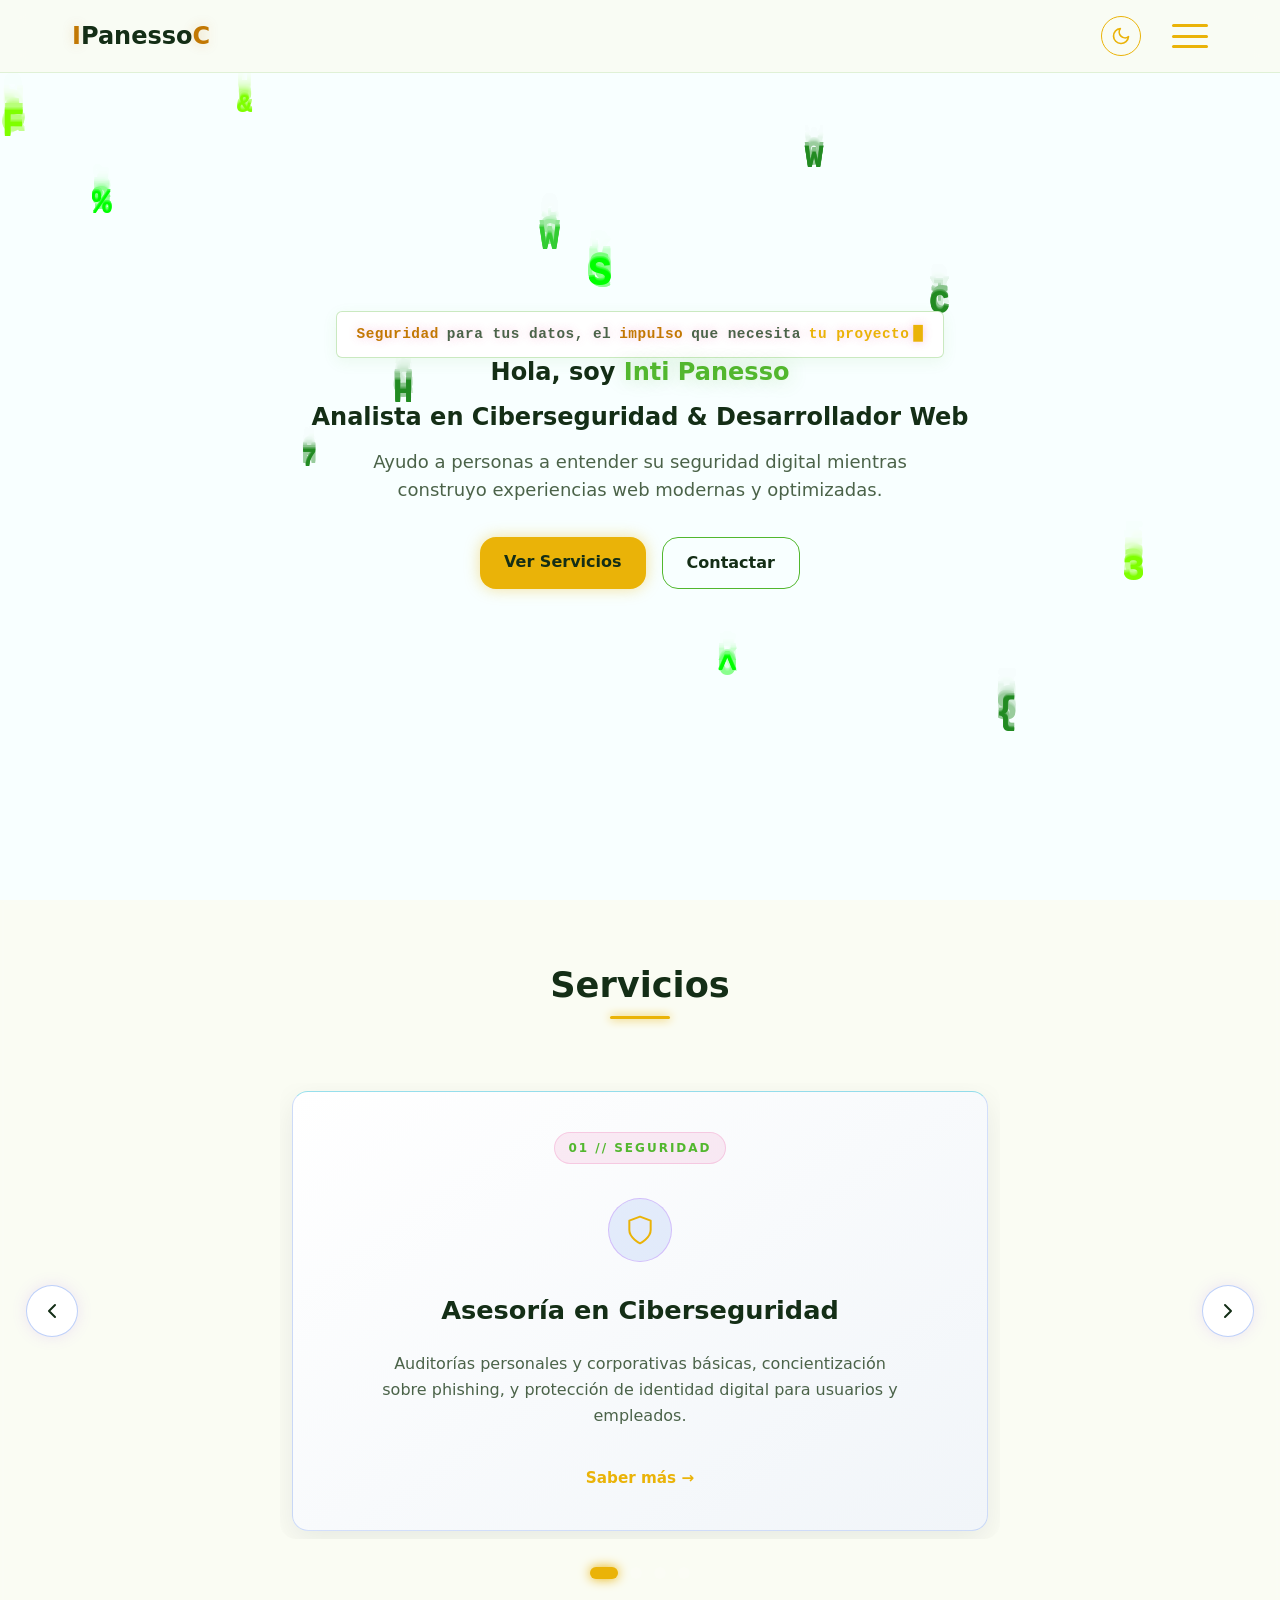
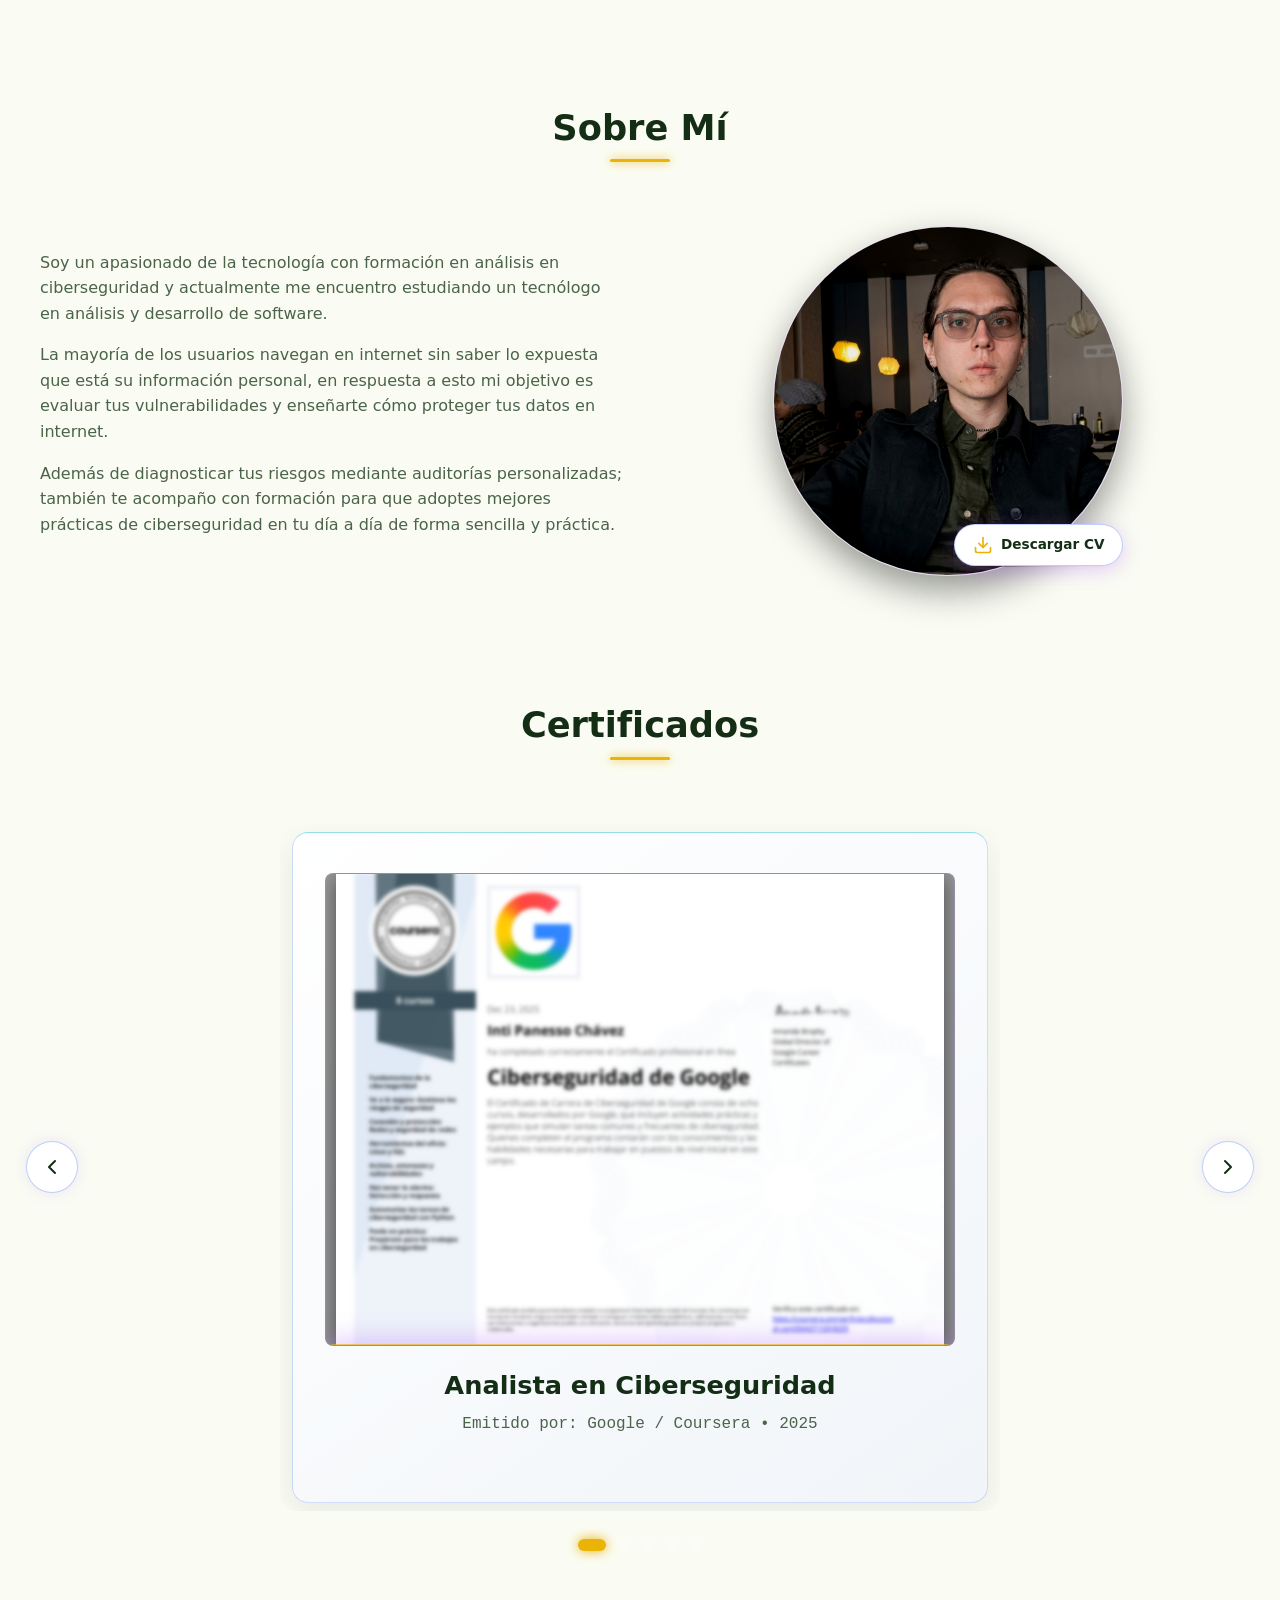
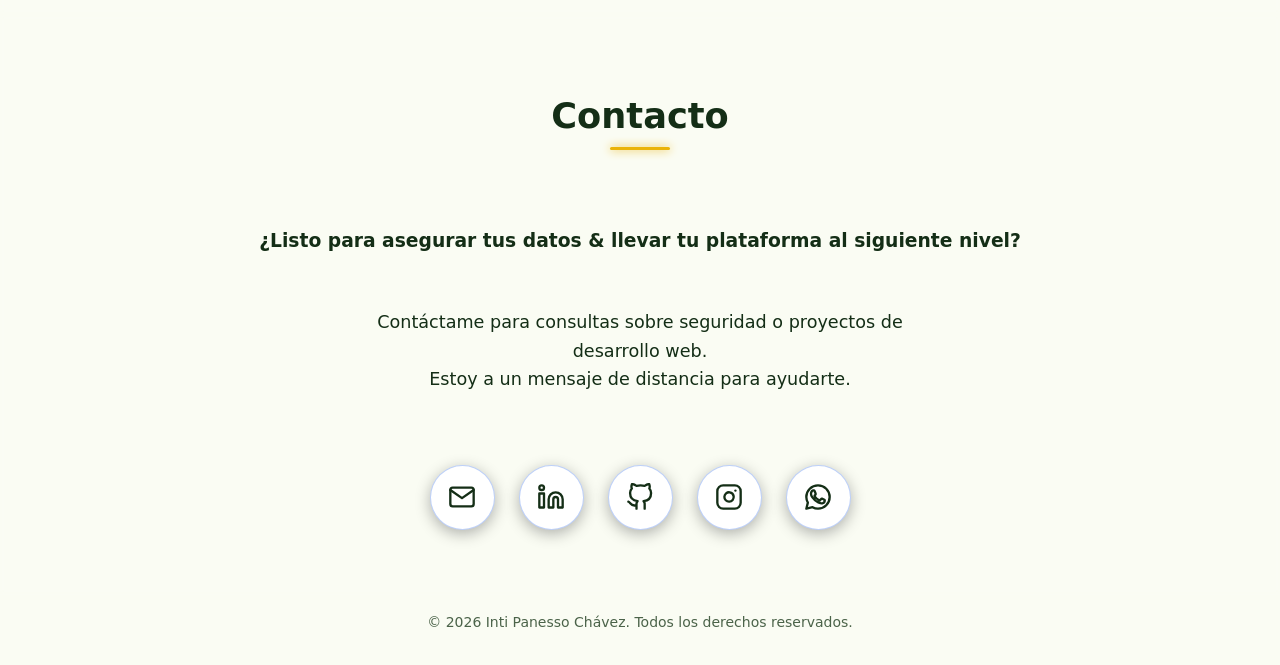
<file: index.html>
<!DOCTYPE html>
<html lang="es">
<head>
    <meta charset="UTF-8">
    <meta name="viewport" content="width=device-width, initial-scale=1.0">
    <title>IPanessoC | Portafolio Inti Panesso - Analista en Ciberseguridad & Desarrollador Web</title>
    <link rel="icon" href="assets/logo-svg.svg" type="image/svg+xml">
    <meta name="description" content="Sitio web personal y portafolio de IPanessoC (Inti Panesso C.). Analista en ciberseguridad, desarrollador, proyectos y contacto.">
    <meta name="robots" content="index, follow">
    <link rel="stylesheet" href="styles.css">
</head>
<body>
    <!-- Canvas de Fondo Global -->
    <canvas id="cyber-canvas"></canvas>

    <header class="header">
        <nav class="nav-container">
            <a href="#hero" class="logo"><span>I</span>Panesso<span>C</span></a>

            <!-- NUEVO: Contenedor agrupador para los botones de acción -->
            <div class="nav-actions">
                <button id="theme-toggle" class="theme-btn" aria-label="Alternar modo día/noche">
                    <!-- Icono de Sol -->
                    <svg class="sun-icon" xmlns="http://www.w3.org/2000/svg" width="20" height="20" viewBox="0 0 24 24" fill="none" stroke="currentColor" stroke-width="2" stroke-linecap="round" stroke-linejoin="round"><circle cx="12" cy="12" r="5"></circle><line x1="12" y1="1" x2="12" y2="3"></line><line x1="12" y1="21" x2="12" y2="23"></line><line x1="4.22" y1="4.22" x2="5.64" y2="5.64"></line><line x1="18.36" y1="18.36" x2="19.78" y2="19.78"></line><line x1="1" y1="12" x2="3" y2="12"></line><line x1="21" y1="12" x2="23" y2="12"></line><line x1="4.22" y1="19.78" x2="5.64" y2="18.36"></line><line x1="18.36" y1="5.64" x2="19.78" y2="4.22"></line></svg>
                    <!-- Icono de Luna -->
                    <svg class="moon-icon" xmlns="http://www.w3.org/2000/svg" width="20" height="20" viewBox="0 0 24 24" fill="none" stroke="currentColor" stroke-width="2" stroke-linecap="round" stroke-linejoin="round" style="display: none;"><path d="M21 12.79A9 9 0 1 1 11.21 3 7 7 0 0 0 21 12.79z"></path></svg>
                </button>
                <ul class="nav-links">
                    <li><a href="#services">Servicios</a></li>
                    <li><a href="#about">Sobre Mí</a></li>
                    <li><a href="#certificates">Certificados</a></li>
                    <li><a href="#contact">Contacto</a></li>
                </ul>
                <!-- Botón Hamburguesa -->
                <button class="mobile-menu-toggle" aria-label="Abrir menú" aria-expanded="false">
                    <span class="bar top"></span>
                    <span class="bar middle"></span>
                    <span class="bar bottom"></span>
                </button>
            </div>
        </nav>
    </header>

    <main class="main-content">
        <section id="hero" class="hero-section">
            <div class="hero-content">
                <!-- Carrusel terminal -->
                <div class="tagline terminal-tagline">
                    <span class="prompt">Seguridad</span> 
                    <span class="static-text"> para tus datos, el </span> 
                    <span class="prompt">impulso</span>
                    <span class="static-text"> que necesita</span> 
                    <span class="typing-container">
                        <span id="typewriter-target"></span><span class="cursor">█</span>
                    </span>
                </div>
                <h1>Hola, soy <span>Inti Panesso</span></h1>
                <h2>Analista en Ciberseguridad & Desarrollador Web</h2>
                <p class="hero-description">
                    Ayudo a personas a entender su seguridad digital mientras construyo experiencias web modernas y optimizadas.
                </p>
                <div class="cta-group">
                    <a href="#services" class="btn btn-primary">Ver Servicios</a>
                    <a href="#contact" class="btn btn-secondary">Contactar</a>
                </div>
            </div>
        </section>

        <div class="swipe-tutorial-overlay" id="swipe-tutorial" aria-hidden="true">
            <div class="tutorial-content">
                <div class="tutorial-icon">
                    <!-- Ícono simple de ratón/touchpad con flechas -->
                    <svg viewBox="0 0 24 24" fill="none" stroke="currentColor" stroke-width="2">
                        <path d="M7 11V7a5 5 0 0 1 10 0v4"></path>
                        <rect x="4" y="11" width="16" height="10" rx="2"></rect>
                        <path d="M9 16h6"></path>
                        <path d="M2 12h2m16 0h2"></path> <!-- Flechas laterales -->
                    </svg>
                </div>
                <p>Desliza para explorar</p>
            </div>
        </div>

        <!-- CARRUSEL DE SERVICIOS OPTIMIZADO -->
        <section id="services" class="section services-carousel-section">
            <div class="container">
                <h2 class="section-title">Servicios</h2>
            </div>
            
            <div class="carousel-wrapper">
                <!-- Botón Anterior -->
                <button class="carousel-btn prev-btn" aria-label="Servicio anterior">
                    <svg width="24" height="24" viewBox="0 0 24 24" fill="none" stroke="currentColor" stroke-width="2" stroke-linecap="round" stroke-linejoin="round">
                        <polyline points="15 18 9 12 15 6"></polyline>
                    </svg>
                </button>

                <!-- Área visible del carrusel -->
                <div class="carousel-viewport" tabindex="0" aria-label="Carrusel de servicios">
                    <div class="carousel-track">
                        <!-- Tarjeta 1 -->
                        <div class="carousel-slide">
                            <article class="service-card-content">
                                <div class="card-badge">01 // SEGURIDAD</div>
                                <div class="card-icon">
                                    <svg width="32" height="32" viewBox="0 0 24 24" fill="none" stroke="currentColor" stroke-width="1.5" stroke-linecap="round" stroke-linejoin="round"><path d="M12 22s8-4 8-10V5l-8-3-8 3v7c0 6 8 10 8 10z"></path></svg>
                                </div>
                                <h3>Asesoría en Ciberseguridad</h3>
                                <p>Auditorías personales y corporativas básicas, concientización sobre phishing, y protección de identidad digital para usuarios y empleados.</p>
                                <a href="#contact" class="card-link">Saber más &rarr;</a>
                            </article>
                        </div>
                        <!-- Tarjeta 2 -->
                        <div class="carousel-slide">
                            <article class="service-card-content">
                                <div class="card-badge">02 // DESARROLLO</div>
                                <div class="card-icon">
                                    <svg width="32" height="32" viewBox="0 0 24 24" fill="none" stroke="currentColor" stroke-width="1.5" stroke-linecap="round" stroke-linejoin="round"><polyline points="16 18 22 12 16 6"></polyline><polyline points="8 6 2 12 8 18"></polyline></svg>
                                </div>
                                <h3>Desarrollo Web Front-End</h3>
                                <p>Creación de sitios web modernos, responsivos y seguros utilizando las mejores prácticas de HTML, CSS y arquitecturas escalables.</p>
                                <a href="cuestionario.html" class="card-link">Solicitar &rarr;</a>
                                <a href="#contact" class="card-link">Saber más &rarr;</a>
                            </article>
                        </div>
                        <!-- Tarjeta 3 -->
                        <div class="carousel-slide">
                            <article class="service-card-content">
                                <div class="card-badge">03 // AUDITORÍA</div>
                                <div class="card-icon">
                                    <svg width="32" height="32" viewBox="0 0 24 24" fill="none" stroke="currentColor" stroke-width="1.5" stroke-linecap="round" stroke-linejoin="round"><circle cx="11" cy="11" r="8"></circle><line x1="21" y1="21" x2="16.65" y2="16.65"></line></svg>
                                </div>
                                <h3>Análisis de Vulnerabilidades</h3>
                                <p>Evaluación de aplicaciones web para detectar fallos de seguridad comunes antes de que puedan ser explotados por atacantes.</p>
                                <a href="#contact" class="card-link">Saber más &rarr;</a>
                            </article>
                        </div>
                        <!-- Tarjeta 4 -->
                        <div class="carousel-slide">
                            <article class="service-card-content">
                                <div class="card-badge">04 // INTELIGENCIA ARTIFICIAL</div>
                                <div class="card-icon">
                                    <svg width="32" height="32" viewBox="0 0 24 24" fill="none" stroke="currentColor" stroke-width="1.5" stroke-linecap="round" stroke-linejoin="round">
                                        <rect x="4" y="4" width="16" height="16" rx="2" ry="2"></rect>
                                        <rect x="9" y="9" width="6" height="6"></rect>
                                        <line x1="9" y1="1" x2="9" y2="4"></line>
                                        <line x1="15" y1="1" x2="15" y2="4"></line>
                                        <line x1="9" y1="20" x2="9" y2="23"></line>
                                        <line x1="15" y1="20" x2="15" y2="23"></line>
                                        <line x1="20" y1="9" x2="23" y2="9"></line>
                                        <line x1="20" y1="14" x2="23" y2="14"></line>
                                        <line x1="1" y1="9" x2="4" y2="9"></line>
                                        <line x1="1" y1="14" x2="4" y2="14"></line>
                                    </svg>
                                </div>
                                <h3>Optimización con Inteligencia Artificial</h3>
                                <p>Servicio de asistencia y consultoría (Prompter) para integrar herramientas de IA en tus flujos de trabajo diarios. Creación de prompts efectivos y automatización de tareas para multiplicar tu productividad.</p>
                                <a href="#contact" class="card-link">Saber más &rarr;</a>
                            </article>
                        </div>
                    </div>
                </div>

                <!-- Botón Siguiente -->
                <button class="carousel-btn next-btn" aria-label="Servicio siguiente">
                    <svg width="24" height="24" viewBox="0 0 24 24" fill="none" stroke="currentColor" stroke-width="2" stroke-linecap="round" stroke-linejoin="round">
                        <polyline points="9 18 15 12 9 6"></polyline>
                    </svg>
                </button>
            </div>

            <!-- Indicadores (Dots) de navegación -->
            <div class="carousel-dots" id="carousel-dots" aria-label="Indicadores de diapositiva"></div>
        </section>
        <!-- Seccion sobre mi -->
        <section id="about" class="section">
            <div class="container">
                <h2 class="section-title">Sobre Mí</h2>
                <div class="grid-2-cols">
                    <div class="text-content">
                        <p>Soy un apasionado de la tecnología con formación en análisis en ciberseguridad y actualmente me encuentro estudiando un tecnólogo en análisis y desarrollo de software.</p>
                        <p>La mayoría de los usuarios navegan en internet sin saber lo expuesta que está su información personal, en respuesta a esto mi objetivo es evaluar tus vulnerabilidades y enseñarte cómo proteger tus datos en internet.</p>
                        <p>Además de diagnosticar tus riesgos mediante auditorías personalizadas; también te acompaño con formación para que adoptes mejores prácticas de ciberseguridad en tu día a día de forma sencilla y práctica.</p>
                    </div>
                    <div class="about-image-container">
                        <div class="image-placeholder">
                            <img src="assets/fotoProfesional2.jpg" alt="Foto-Profesional" class="profile-image">
                        </div>
                        <!-- Botón de descarga de CV con diseño -->
                        <a href="assets/CV/CV_Inti_Panesso.pdf" download="CV_Inti_Panesso.pdf" class="btn-cv-float" aria-label="Descarga mi CV">
                            <svg width="20" height="20" viewBox="0 0 24 24" fill="none" stroke="currentColor" stroke-width="2" stroke-linecap="round" stroke-linejoin="round">
                                <path d="M21 15v4a2 2 0 0 1-2 2H5a2 2 0 0 1-2-2v-4"></path>
                                <polyline points="7 10 12 15 17 10"></polyline>
                                <line x1="12" y1="15" x2="12" y2="3"></line>
                            </svg>
                            <span>Descargar CV</span>
                        </a>
                    </div>
                </div>
            </div>
        </section>

        <!-- CARRUSEL DE CERTIFICACIONES -->
        <section id="certificates" class="section services-carousel-section">
            <div class="container">
                <h2 class="section-title">Certificados</h2>
            </div>
            <div class="carousel-module">
                <div class="carousel-wrapper">
                    
                    <!-- Controles -->
                    <button class="carousel-btn prev-btn" aria-label="Certificado anterior">
                        <svg width="24" height="24" viewBox="0 0 24 24" fill="none" stroke="currentColor" stroke-width="2" stroke-linecap="round" stroke-linejoin="round"><polyline points="15 18 9 12 15 6"></polyline></svg>
                    </button>

                    <div class="carousel-viewport" tabindex="0" aria-label="Carrusel de certificaciones">
                        <div class="carousel-track">
                            
                            <!-- Tarjeta de Certificado 1 -->
                            <div class="carousel-slide">
                                <article class="service-card-content cert-card">
                                    <a href="https://coursera.org/share/a89c77ea6b2059156a24b8277c5ef725" target="_blank" rel="noopener noreferrer" class="cert-image-wrapper">
                                        <img src="assets/certificadosEditados/Ciberseguridad de Google.png" alt="Certificado Ciberseguridad de Google" class="cert-img">
                                        
                                        <!-- Capa superpuesta (Overlay) -->
                                        <div class="cert-overlay">
                                            <p>Documento difuminado por seguridad. Haz clic aquí para ver la credencial oficial.</p>
                                        </div>
                                    </a>
                                    <div class="cert-text">
                                        <h3>Analista en Ciberseguridad</h3>
                                        <p>Emitido por:  Google / Coursera &bull; 2025</p>
                                    </div>
                                </article>
                            </div>

                            <!-- Tarjeta de Certificado 2 -->
                            <div class="carousel-slide">
                                <article class="service-card-content cert-card">
                                    <a href="https://coursera.org/share/e797d21c385540ccc65fad537aad1af3" target="_blank" rel="noopener noreferrer" class="cert-image-wrapper">
                                        <img src="assets/certificadosEditados/Google AI Essentials.png" alt="Certificado Google AI Essentials" class="cert-img">
                                        
                                        <!-- Capa superpuesta (Overlay) -->
                                        <div class="cert-overlay">
                                            <p>Documento difuminado por seguridad. Haz clic aquí para ver la credencial oficial.</p>
                                        </div>
                                    </a>
                                    <div class="cert-text">
                                        <h3> AI Essentials</h3>
                                        <p>Emitido por: Google / Coursera &bull; 2025</p>
                                    </div>
                                </article>
                            </div>

                            <!-- Tarjeta de Certificado 3 -->
                            <div class="carousel-slide">
                                <article class="service-card-content cert-card">
                                    <a href="https://coursera.org/share/20d06b09e0f05317a1068eca9f57a782" target="_blank" rel="noopener noreferrer" class="cert-image-wrapper">
                                        <img src="assets/certificadosEditados/Google Prompting Essentials.png" alt="Certificado Google Prompting Essential" class="cert-img">
                                        
                                        <!-- Capa superpuesta (Overlay) -->
                                        <div class="cert-overlay">
                                            <p>Documento difuminado por seguridad. Haz clic aquí para ver la credencial oficial.</p>
                                        </div>
                                    </a>
                                    <div class="cert-text">
                                        <h3> Prompting Essentials</h3>
                                        <p>Emitido por: Google / Coursera &bull; 2025</p>
                                    </div>
                                </article>
                            </div>

                            <!-- Tarjeta de Certificado 4 -->
                            <div class="carousel-slide">
                                <article class="service-card-content cert-card">
                                    <a href="https://platzi.com/p/Inti_Panesso/ruta/30052-ruta/diploma/detalle/" target="_blank" rel="noopener noreferrer" class="cert-image-wrapper">
                                        <img src="assets/certificadosEditados/fundamentos-programacion-software.png" alt="Certificado ruta fundamentos programacion de software" class="cert-img">
                                        
                                        <!-- Capa superpuesta (Overlay) -->
                                        <div class="cert-overlay">
                                            <p>Documento difuminado por seguridad. Haz clic aquí para ver la credencial oficial.</p>
                                        </div>
                                    </a>
                                    <div class="cert-text">
                                        <h3> Fundamentos de ingeniería de software</h3>
                                        <p>Emitido por: Platzi &bull; 2025</p>
                                    </div>
                                </article>
                            </div>

                            <!-- Tarjeta de Certificado 5 -->
                            <div class="carousel-slide">
                                <article class="service-card-content cert-card">
                                    <a href="https://platzi.com/p/Inti_Panesso/curso/12323-course/diploma/detalle/" target="_blank" rel="noopener noreferrer" class="cert-image-wrapper">
                                        <img src="assets/certificadosEditados/Prompt Engineering.png" alt="Certificado Prompt Engineering" class="cert-img">
                                        
                                        <!-- Capa superpuesta (Overlay) -->
                                        <div class="cert-overlay">
                                            <p>Documento difuminado por seguridad. Haz clic aquí para ver la credencial oficial.</p>
                                        </div>
                                    </a>
                                    <div class="cert-text">
                                        <h3> Prompt Engineering</h3>
                                        <p>Emitido por: Platzi &bull; 2026</p>
                                    </div>
                                </article>
                            </div>

                        </div>
                    </div>

                    <button class="carousel-btn next-btn" aria-label="Certificado siguiente">
                        <svg width="24" height="24" viewBox="0 0 24 24" fill="none" stroke="currentColor" stroke-width="2" stroke-linecap="round" stroke-linejoin="round"><polyline points="9 18 15 12 9 6"></polyline></svg>
                    </button>
                </div>    
                
                <!-- Puntos dinámicos -->
                <div class="carousel-dots" aria-label="Indicadores de diapositiva"></div>
            </div>
        </section>

        <section id="contact" class="section">
            <div class="container text-center">
                <h2 class="section-title">Contacto</h2>
                <h3>¿Listo para asegurar tus datos & llevar tu plataforma al siguiente nivel?</h3>
                <p>Contáctame para consultas sobre seguridad o proyectos de desarrollo web.
                <br>
                Estoy a un mensaje de distancia para ayudarte.</p>
                <div class="social-bubbles mt-2">
                    <!-- Gmail -->
                    <a href="mailto:intipanessochavez@gmail.com" class="social-bubble gmail" aria-label="Contáctame por correo" data-tooltip="intipanessochavez@gmail.com">
                        <svg viewBox="0 0 24 24" fill="none" stroke="currentColor" stroke-width="2" stroke-linecap="round" stroke-linejoin="round"><path d="M4 4h16c1.1 0 2 .9 2 2v12c0 1.1-.9 2-2 2H4c-1.1 0-2-.9-2-2V6c0-1.1.9-2 2-2z"></path><polyline points="22,6 12,13 2,6"></polyline></svg>
                    </a>
                    
                    <!-- LinkedIn (NUEVO) -->
                    <a href="https://www.linkedin.com/in/inti-panesso-chávez-2b2260362" target="_blank" rel="noopener noreferrer" class="social-bubble linkedin" aria-label="Conecta conmigo en LinkedIn" data-tooltip="Inti Panesso Chávez">
                        <svg viewBox="0 0 24 24" fill="none" stroke="currentColor" stroke-width="2" stroke-linecap="round" stroke-linejoin="round"><path d="M16 8a6 6 0 0 1 6 6v7h-4v-7a2 2 0 0 0-2-2 2 2 0 0 0-2 2v7h-4v-7a6 6 0 0 1 6-6z"></path><rect x="2" y="9" width="4" height="12"></rect><circle cx="4" cy="4" r="2"></circle></svg>
                    </a>

                    <!-- GitHub -->
                    <a href="https://github.com/IPanessoC" target="_blank" rel="noopener noreferrer" class="social-bubble github" aria-label="Visita mi perfil de GitHub" data-tooltip="@IPanessoC">
                        <svg viewBox="0 0 24 24" fill="none" stroke="currentColor" stroke-width="2" stroke-linecap="round" stroke-linejoin="round"><path d="M9 19c-5 1.5-5-2.5-7-3m14 6v-3.87a3.37 3.37 0 0 0-.94-2.61c3.14-.35 6.44-1.54 6.44-7A5.44 5.44 0 0 0 20 4.77 5.07 5.07 0 0 0 19.91 1S18.73.65 16 2.48a13.38 13.38 0 0 0-7 0C6.27.65 5.09 1 5.09 1A5.07 5.07 0 0 0 5 4.77a5.44 5.44 0 0 0-1.5 3.78c0 5.42 3.3 6.61 6.44 7A3.37 3.37 0 0 0 9 18.13V22"></path></svg>
                    </a>
                    
                    <!-- Instagram -->
                    <a href="https://instagram.com/tu-usuario" target="_blank" rel="noopener noreferrer" class="social-bubble instagram" aria-label="Sígueme en Instagram" data-tooltip="@IG">
                        <svg viewBox="0 0 24 24" fill="none" stroke="currentColor" stroke-width="2" stroke-linecap="round" stroke-linejoin="round"><rect x="2" y="2" width="20" height="20" rx="5" ry="5"></rect><path d="M16 11.37A4 4 0 1 1 12.63 8 4 4 0 0 1 16 11.37z"></path><line x1="17.5" y1="6.5" x2="17.51" y2="6.5"></line></svg>
                    </a>
                    
                    <!-- WhatsApp (CORREGIDO) -->
                    <a href="https://wa.me/573332356966" target="_blank" rel="noopener noreferrer" class="social-bubble whatsapp" aria-label="Escríbeme por WhatsApp" data-tooltip="+57 333 2356966">
                        <svg viewBox="0 0 24 24" fill="none" stroke="currentColor" stroke-width="2" stroke-linecap="round" stroke-linejoin="round">
                            <path d="M17.498 14.382c-.301-.15-1.767-.867-2.04-.966-.273-.101-.473-.15-.673.15-.197.295-.771.964-.944 1.162-.175.195-.349.21-.646.06-.297-.15-1.265-.476-2.411-1.502-.888-.79-1.486-1.77-1.66-2.07-.174-.3-.019-.465.13-.615.136-.135.301-.345.451-.523.146-.181.194-.301.297-.502.098-.203.048-.379-.029-.523-.071-.15-.67-1.616-.92-2.207-.241-.579-.487-.501-.671-.51l-.573-.01c-.198 0-.52.074-.792.369-.272.295-1.04 1.01-1.04 2.459s1.065 2.856 1.217 3.048c.146.2 2.074 3.167 5.021 4.437 2.946 1.27 2.946.846 3.47.785.518-.057 1.666-.68 1.9-1.34.23-.655.23-1.217.16-1.34-.069-.115-.271-.184-.572-.335z"></path>
                            <path d="M12.001 22.004c-1.644 0-3.25-.443-4.664-1.275L2 22l1.298-5.183A9.957 9.957 0 0 1 2 12c0-5.514 4.486-10 10-10s10 4.486 10 10-4.485 10-9.999 10z"></path>
                        </svg>
                    </a>
                </div>
            </div>
        </section>
    </main>

    <footer class="footer">
        <p>&copy; 2026 Inti Panesso Chávez. Todos los derechos reservados.</p>
    </footer>

    <!-- Dependencias de GSAP -->
    <script src="https://cdnjs.cloudflare.com/ajax/libs/gsap/3.12.2/gsap.min.js"></script>
    <script src="script.js"></script>
</body>
</html>
</file>
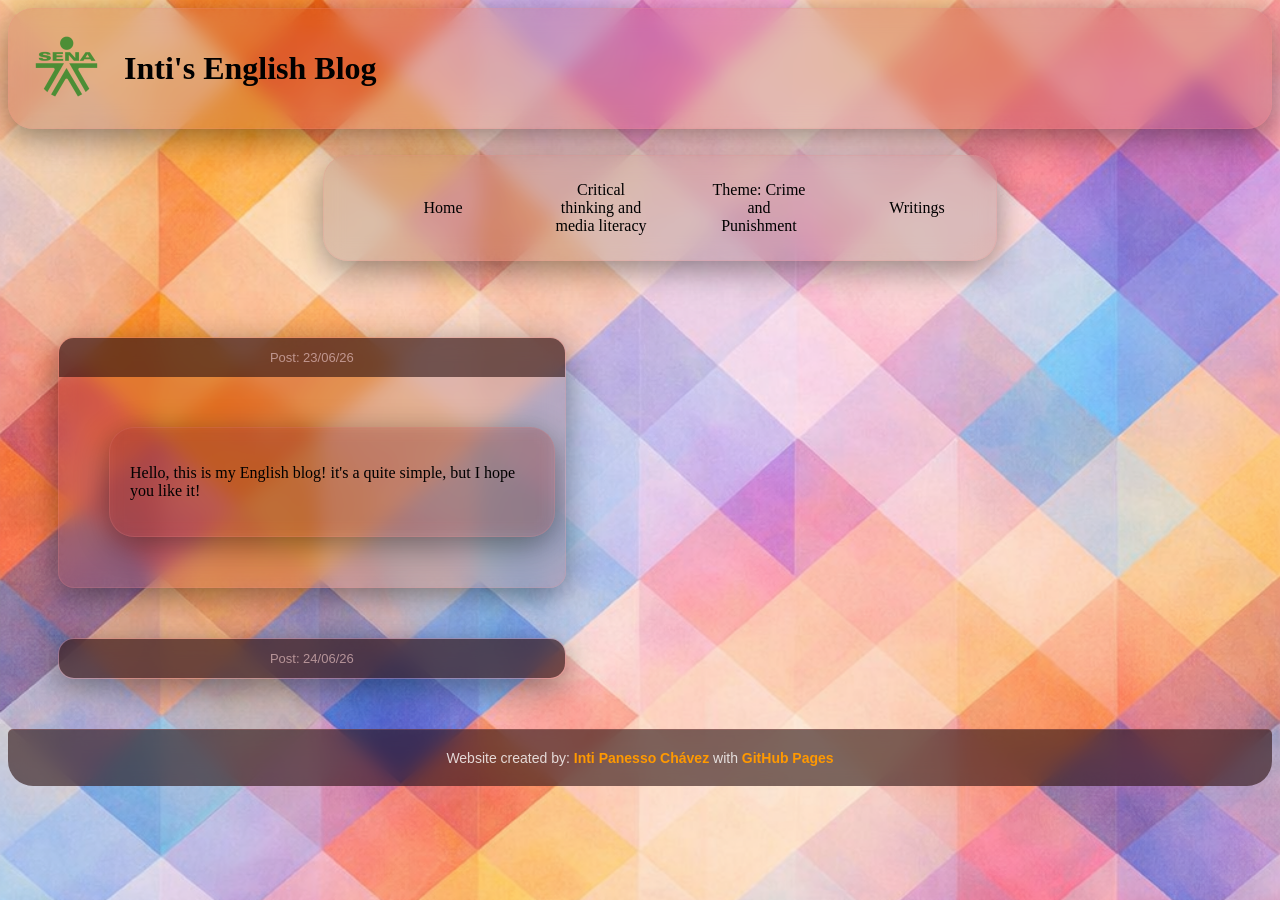
<file: docs/index.html>
<!DOCTYPE html>
<html lang="en">
<head>
    <meta charset="UTF-8">
    <meta name="viewport" content="width=device-width, initial-scale=1.0">
    <title>Inti's English Blog</title>
    <link rel="stylesheet" href="assets/style.css">
</head>
<body>
    <header class="header">
        <a class="logo" href="assets/Logo-SENA.png" target="_blank">
            <img src="assets/Logo-SENA.png" alt="Logo SENA">
        </a>
        <h1 class="text">Inti's English Blog</h1>
    </header>
    <nav class="nav-principal">
        <ul class="lista-menu">
            <li class="item-menu"><a href="index.html">Home</a></li>
            <li class="item-menu"><a href="critical-thinking-and-media-literacy.html">Critical thinking and media literacy</a></li>
            <li class="item-menu"><a href="crime-and-punishment.html">Theme: Crime and Punishment</a></li>
            <li class="item-menu"><a href="writings.html">Writings</a></li>
        </ul>
    </nav>
    <details class="contenedor-post" open>
    <!-- La barra superior simula la ventana de Mac y sirve de botón para minimizar -->
    <summary class="barra">
        <div class="titulo">Post: 23/06/26</div>
    </summary>
    <div class="contenido-post">
        <p>Hello, this is my English blog! it's a quite simple, but I hope you like it!</p>
    </div>
    </details>
    <details class="contenedor-post">
    <summary class="barra">
        <div class="titulo">Post: 24/06/26</div>
    </summary>
    <div class="contenido-post">
        <p>In this blog, I will be posting the work I have produced throughout my foreign language education.</p>
    </div>
    </details>
</body>
<footer class="pie-pagina">
    <p>Website created by: <a href="https://github.com/IPanessoC" target="_blank" rel="noopener noreferrer">Inti Panesso Chávez</a> with <a href="https://docs.github.com/es/pages" target="_blank" rel="noopener noreferrer">GitHub Pages</a></p>
</footer>
</html>
</file>
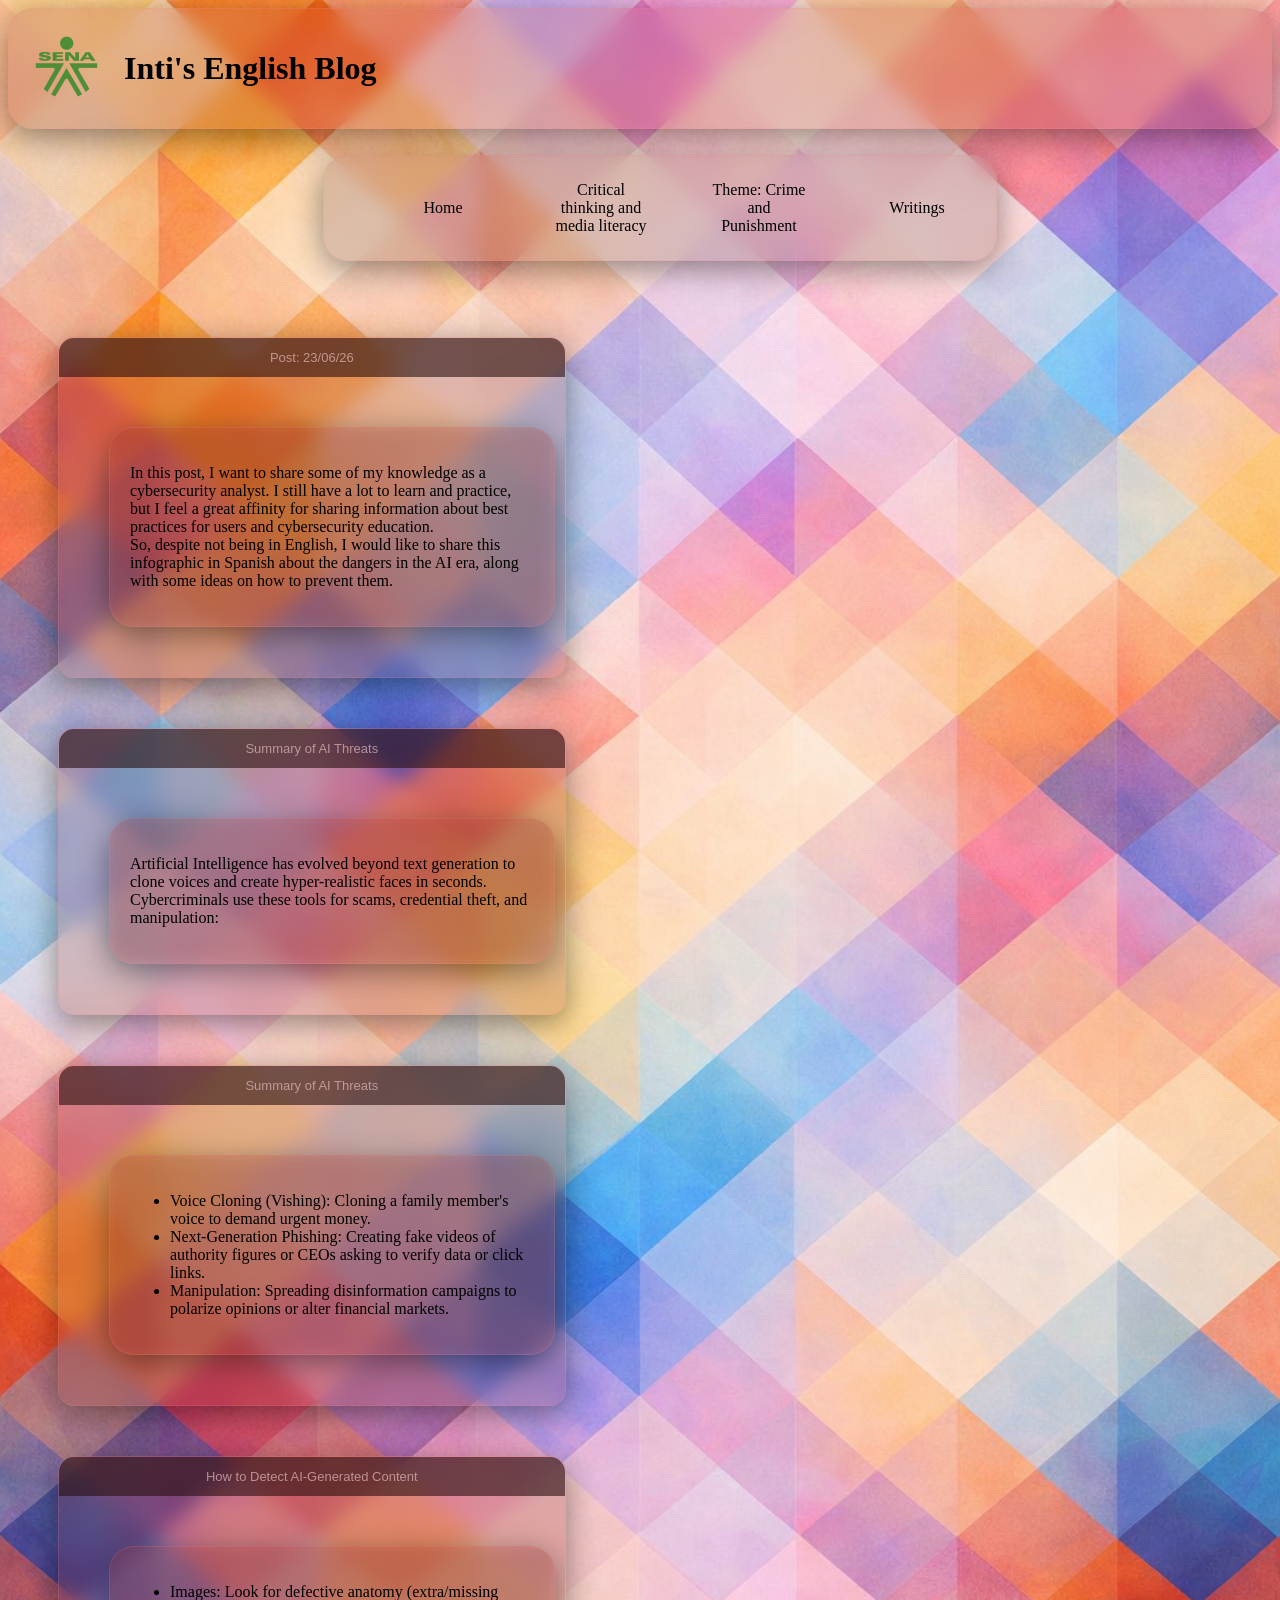
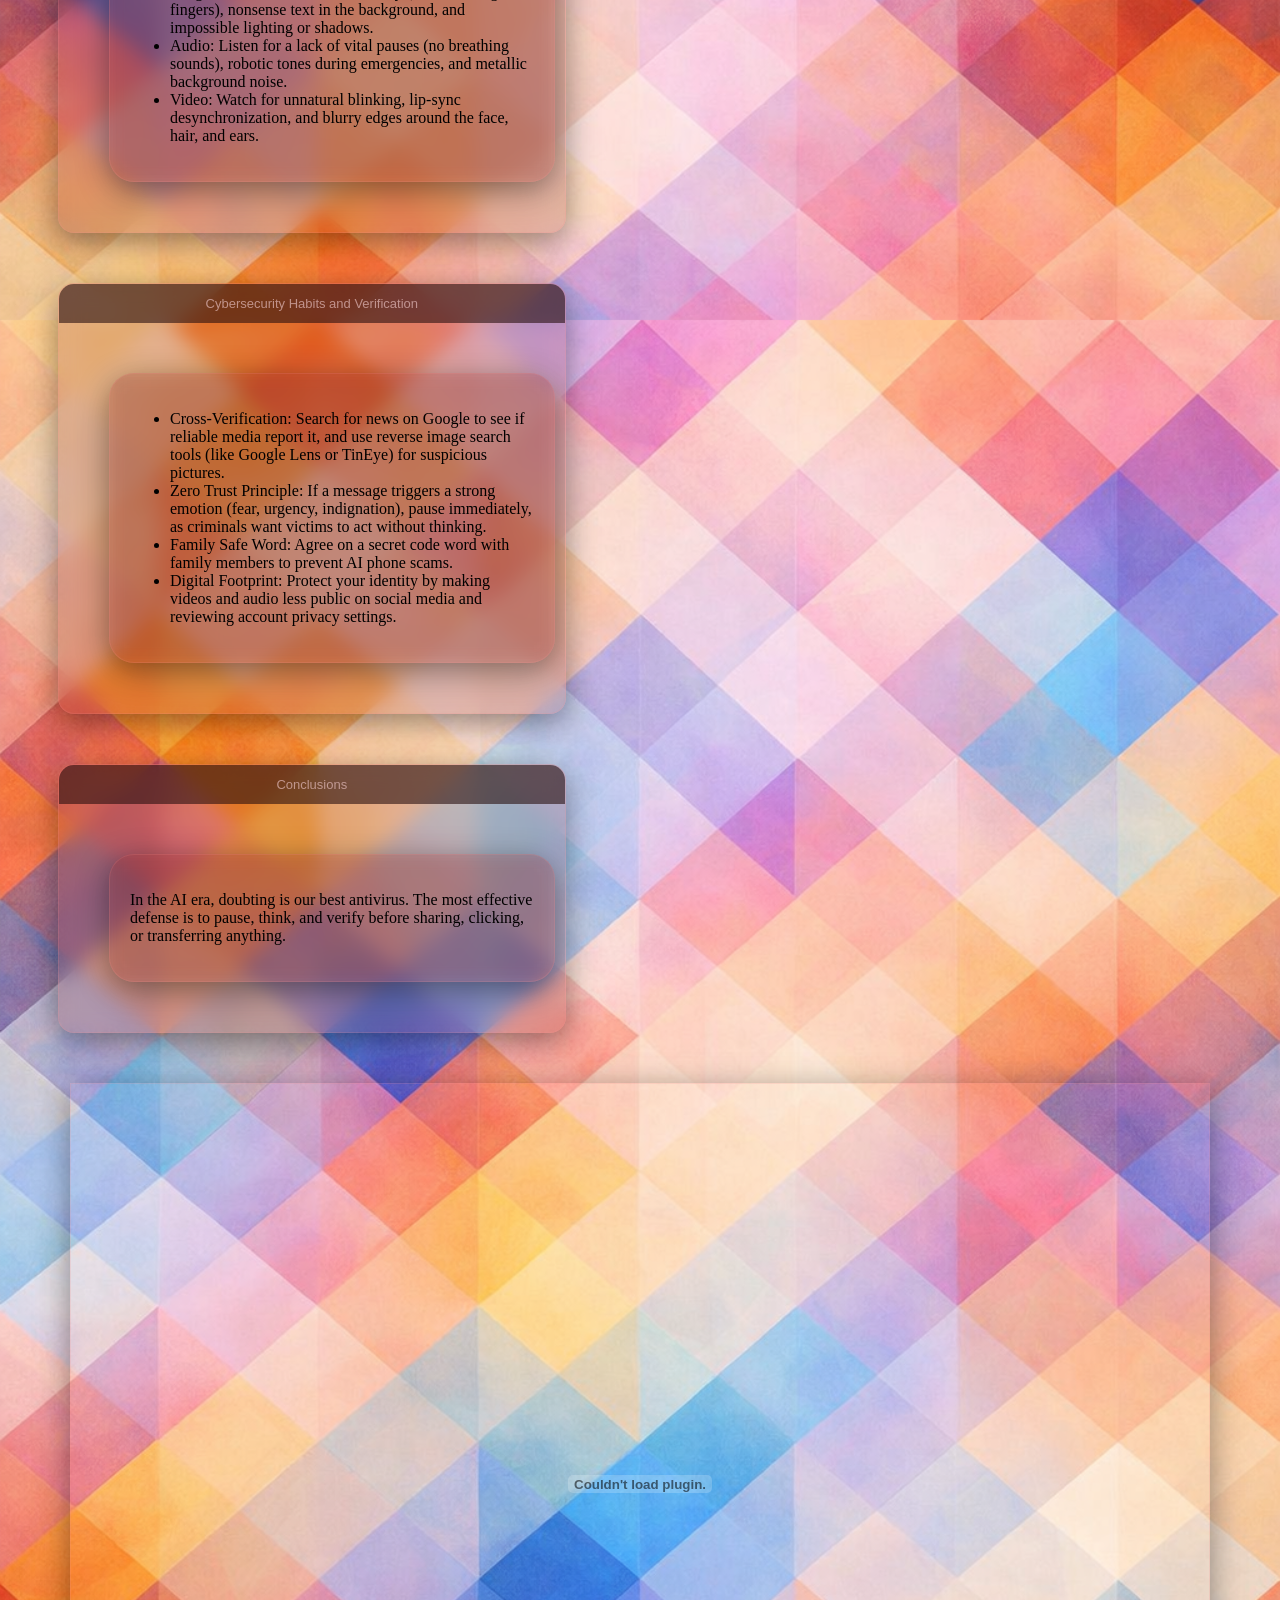
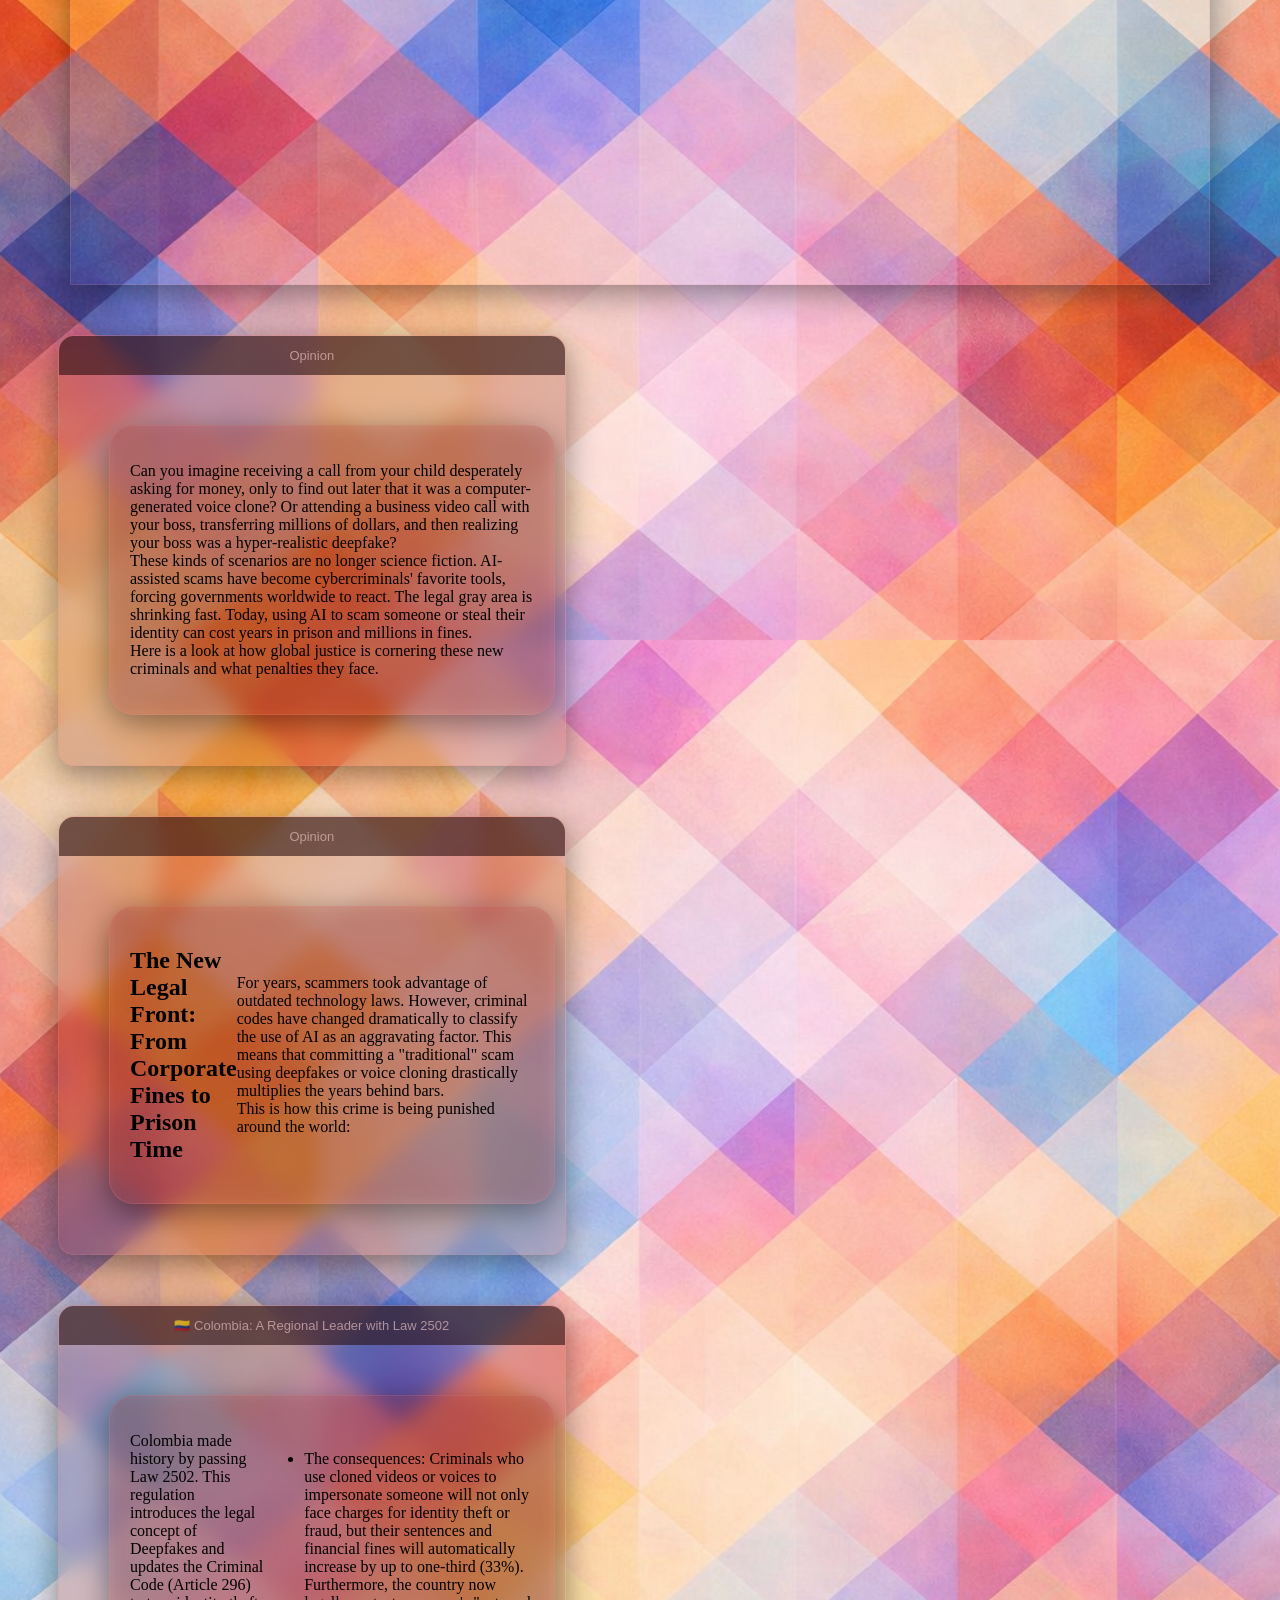
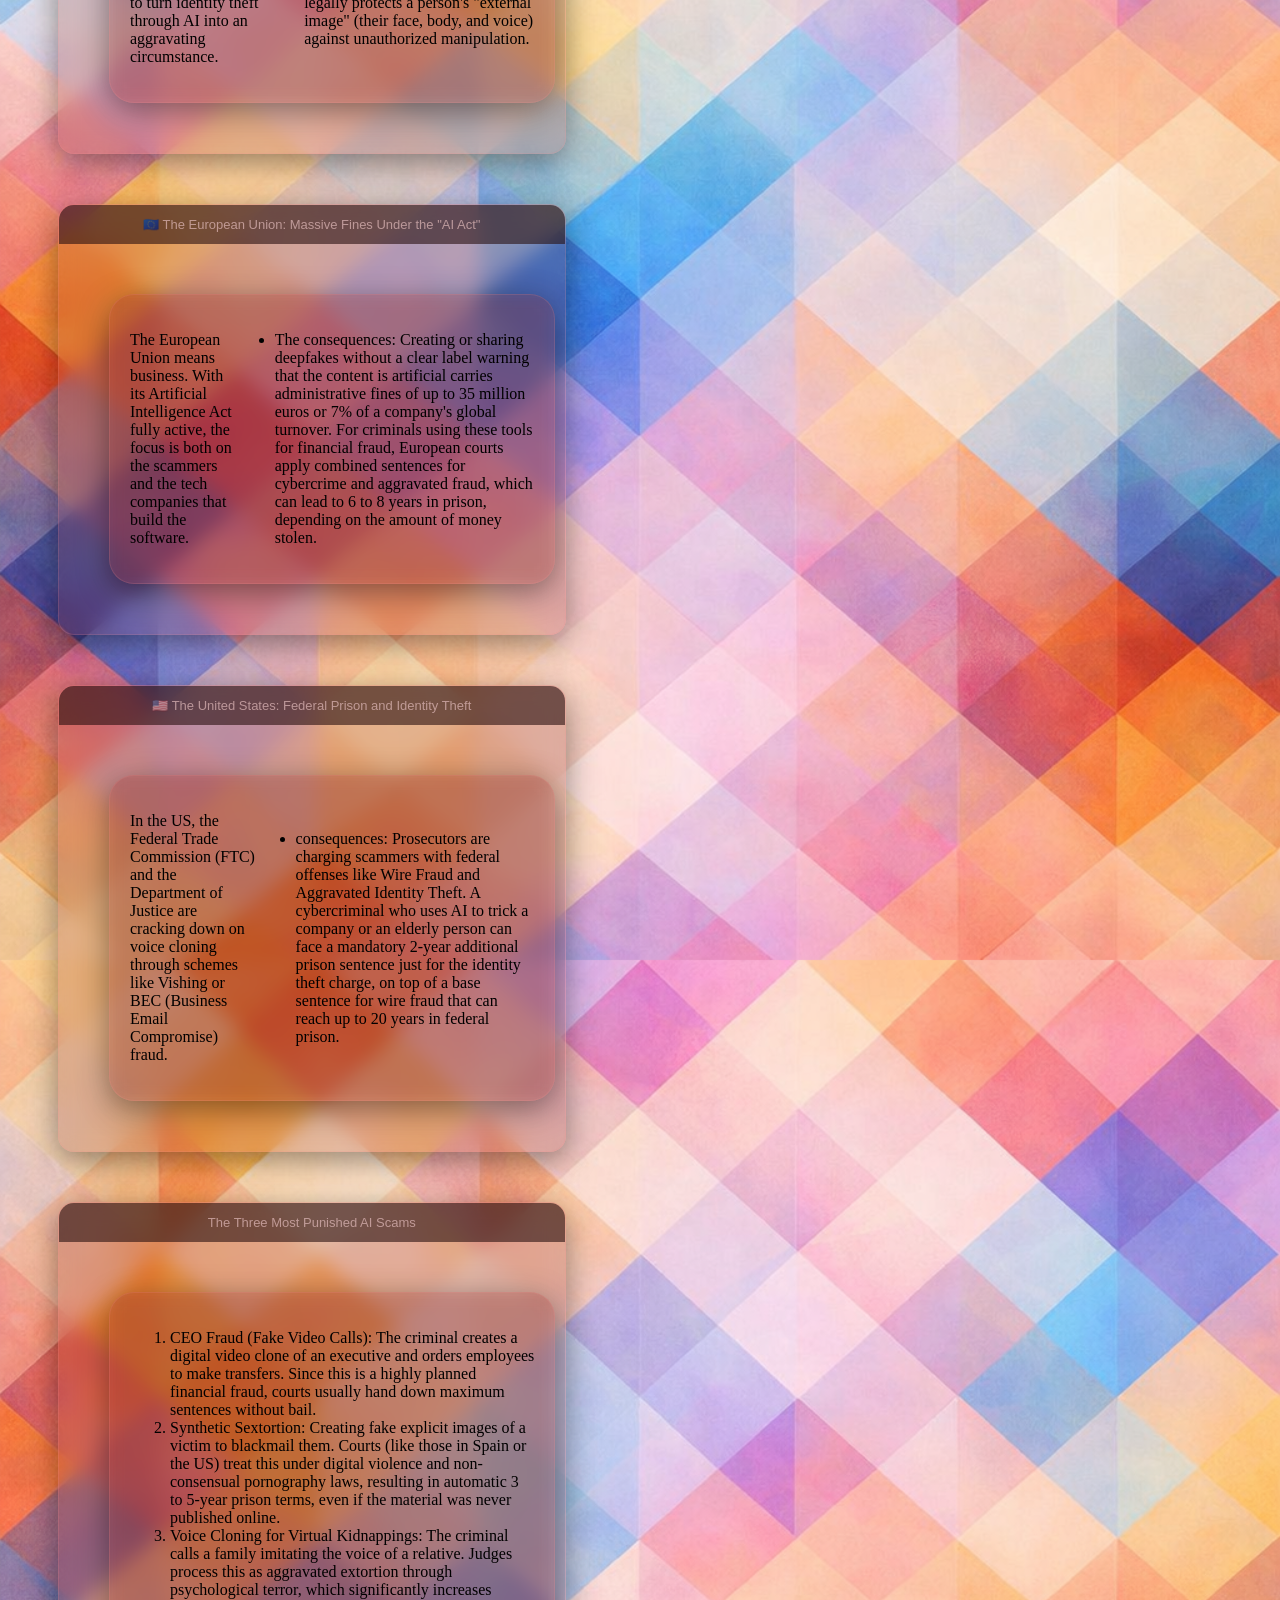
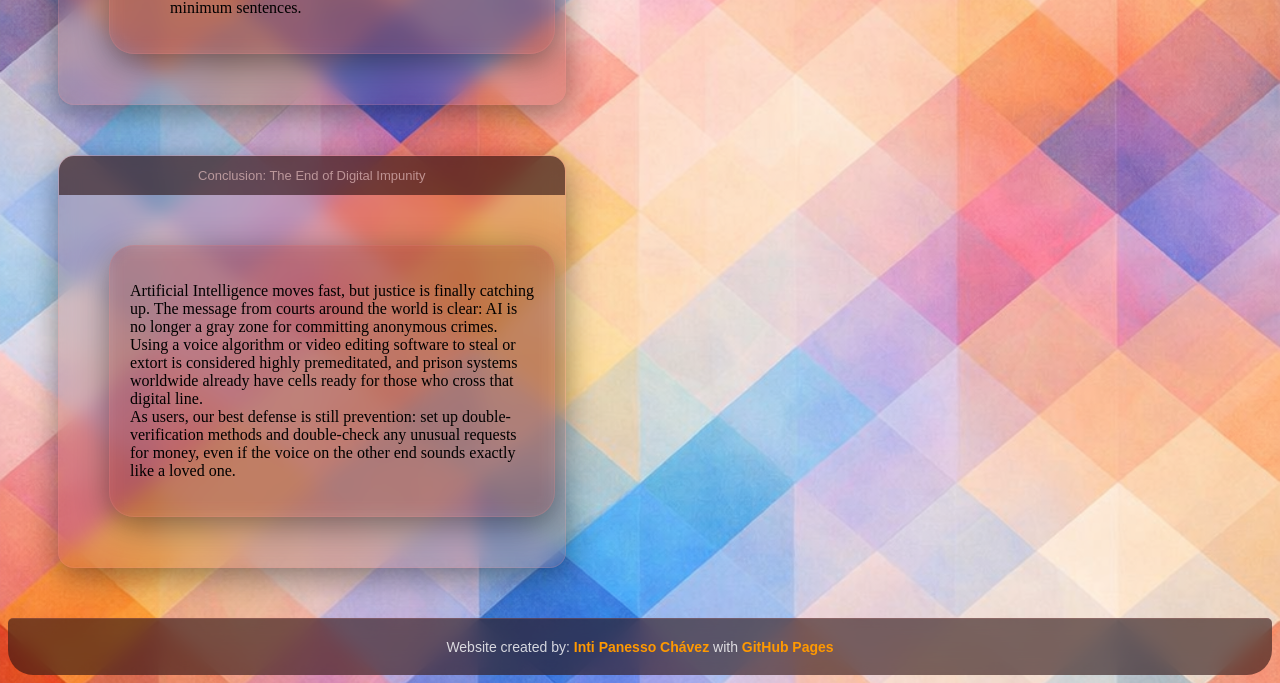
<file: docs/crime-and-punishment.html>
<!DOCTYPE html>
<html lang="en">
<head>
    <meta charset="UTF-8">
    <meta name="viewport" content="width=device-width, initial-scale=1.0">
    <title>Theme: Crime and Punishment</title>
    <link rel="stylesheet" href="assets/style.css">
</head>
<body>
    <header class="header">
        <a class="logo" href="assets/Logo-SENA.png" target="_blank">
            <img src="assets/Logo-SENA.png" alt="Logo SENA">
        </a>
        <h1 class="text">Inti's English Blog</h1>
    </header>
    <nav class="nav-principal">
        <ul class="lista-menu">
            <li class="item-menu"><a href="index.html">Home</a></li>
            <li class="item-menu"><a href="critical-thinking-and-media-literacy.html">Critical thinking and media literacy</a></li>
            <li class="item-menu"><a href="crime-and-punishment.html">Theme: Crime and Punishment</a></li>
            <li class="item-menu"><a href="writings.html">Writings</a></li>
        </ul>
    </nav>
     <details class="contenedor-post" open>
    <!-- La barra superior simula la ventana de Mac y sirve de botón para minimizar -->
    <summary class="barra">
        <div class="titulo">Post: 23/06/26</div>
    </summary>
    <div class="contenido-post">
        <p>In this post, I want to share some of my knowledge as a cybersecurity analyst. I still have a lot to learn and practice,
            <br>
            but I feel a great affinity for sharing information about best practices for users and cybersecurity education. 
            <br>
            So, despite not being in English, I would like to share this infographic in Spanish about the dangers in the AI era, along with some ideas on how to prevent them.</p>
    </div>
    </details>
    <details class="contenedor-post" open>
    <!-- La barra superior simula la ventana de Mac y sirve de botón para minimizar -->
    <summary class="barra">
        <div class="titulo">Summary of AI Threats</div>
    </summary>
    <div class="contenido-post">
        <p>Artificial Intelligence has evolved beyond text generation to clone voices and create hyper-realistic faces in seconds. Cybercriminals use these tools for scams, credential theft, and manipulation:</p>
    </div>
    </details>
    <details class="contenedor-post" open>
    <!-- La barra superior simula la ventana de Mac y sirve de botón para minimizar -->
    <summary class="barra">
        <div class="titulo">Summary of AI Threats</div>
    </summary>
    <div class="contenido-post">
        <ul>
            <li>Voice Cloning (Vishing): Cloning a family member's voice to demand urgent money.</li>
            <li>Next-Generation Phishing: Creating fake videos of authority figures or CEOs asking to verify data or click links.</li>
            <li>Manipulation: Spreading disinformation campaigns to polarize opinions or alter financial markets.</li>
        </ul>
    </div>
    </details>
    <details class="contenedor-post" open>
    <!-- La barra superior simula la ventana de Mac y sirve de botón para minimizar -->
    <summary class="barra">
        <div class="titulo">How to Detect AI-Generated Content</div>
    </summary>
    <div class="contenido-post">
        <ul>
            <li>Images: Look for defective anatomy (extra/missing fingers), nonsense text in the background, and impossible lighting or shadows.</li>
            <li>Audio: Listen for a lack of vital pauses (no breathing sounds), robotic tones during emergencies, and metallic background noise.</li>
            <li>Video: Watch for unnatural blinking, lip-sync desynchronization, and blurry edges around the face, hair, and ears.</li>
        </ul>
    </div>
    </details>
    <details class="contenedor-post" open>
    <!-- La barra superior simula la ventana de Mac y sirve de botón para minimizar -->
    <summary class="barra">
        <div class="titulo">Cybersecurity Habits and Verification</div>
    </summary>
    <div class="contenido-post">
        <ul>
            <li>Cross-Verification: Search for news on Google to see if reliable media report it, and use reverse image search tools (like Google Lens or TinEye) for suspicious pictures.</li>
            <li>Zero Trust Principle: If a message triggers a strong emotion (fear, urgency, indignation), pause immediately, as criminals want victims to act without thinking.</li>
            <li>Family Safe Word: Agree on a secret code word with family members to prevent AI phone scams.</li>
            <li>Digital Footprint: Protect your identity by making videos and audio less public on social media and reviewing account privacy settings.</li>
        </ul>
    </div>
    </details>
    <details class="contenedor-post" open>
    <!-- La barra superior simula la ventana de Mac y sirve de botón para minimizar -->
    <summary class="barra">
        <div class="titulo">Conclusions</div>
    </summary>
    <div class="contenido-post">
        <p>In the AI era, doubting is our best antivirus. The most effective defense is to pause, think, and verify before sharing, clicking, or transferring anything.</p>
    </div>
    </details>
    <div class="contenedor-pdf">
        <embed src="assets/infografia.pdf" type="application/pdf"/>
    </div>
    <details class="contenedor-post" open>
    <!-- La barra superior simula la ventana de Mac y sirve de botón para minimizar -->
    <summary class="barra">
        <div class="titulo">Opinion</div>
    </summary>
    <div class="contenido-post">
        <p>Can you imagine receiving a call from your child desperately asking for money, only to find out later that it was a computer-generated voice clone? Or attending a business video call with your boss, transferring millions of dollars, and then realizing your boss was a hyper-realistic deepfake?

        <br>These kinds of scenarios are no longer science fiction. AI-assisted scams have become cybercriminals' favorite tools, forcing governments worldwide to react. The legal gray area is shrinking fast. Today, using AI to scam someone or steal their identity can cost years in prison and millions in fines.

        <br>Here is a look at how global justice is cornering these new criminals and what penalties they face.</p>
    </div>
    </details>
    <details class="contenedor-post" open>
    <!-- La barra superior simula la ventana de Mac y sirve de botón para minimizar -->
    <summary class="barra">
        <div class="titulo">Opinion</div>
    </summary>
    <div class="contenido-post">
        <h2>The New Legal Front: From Corporate Fines to Prison Time</h2>
        <p>For years, scammers took advantage of outdated technology laws. However, criminal codes have changed dramatically to classify the use of AI as an aggravating factor. This means that committing a "traditional" scam using deepfakes or voice cloning drastically multiplies the years behind bars.

        <br>This is how this crime is being punished around the world:</p>
    </div>
    </details>
    <details class="contenedor-post" open>
    <!-- La barra superior simula la ventana de Mac y sirve de botón para minimizar -->
    <summary class="barra">
        <div class="titulo">🇨🇴 Colombia: A Regional Leader with Law 2502</div>
    </summary>
    <div class="contenido-post">
        <p>Colombia made history by passing Law 2502. This regulation introduces the legal concept of Deepfakes and updates the Criminal Code (Article 296) to turn identity theft through AI into an aggravating circumstance.</p>
        <ul>
            <li>The consequences: Criminals who use cloned videos or voices to impersonate someone will not only face charges for identity theft or fraud, but their sentences and financial fines will automatically increase by up to one-third (33%). Furthermore, the country now legally protects a person's "external image" (their face, body, and voice) against unauthorized manipulation.</li>
        </ul>
    </div>
    </details>
    <details class="contenedor-post" open>
    <!-- La barra superior simula la ventana de Mac y sirve de botón para minimizar -->
    <summary class="barra">
        <div class="titulo">🇪🇺 The European Union: Massive Fines Under the "AI Act"</div>
    </summary>
    <div class="contenido-post">
        <p>The European Union means business. With its Artificial Intelligence Act fully active, the focus is both on the scammers and the tech companies that build the software.</p>
        <ul>
            <li>The consequences: Creating or sharing deepfakes without a clear label warning that the content is artificial carries administrative fines of up to 35 million euros or 7% of a company's global turnover. For criminals using these tools for financial fraud, European courts apply combined sentences for cybercrime and aggravated fraud, which can lead to 6 to 8 years in prison, depending on the amount of money stolen.
        </ul>
    </div>
    </details>
    <details class="contenedor-post" open>
    <!-- La barra superior simula la ventana de Mac y sirve de botón para minimizar -->
    <summary class="barra">
        <div class="titulo">🇺🇸 The United States: Federal Prison and Identity Theft</div>
    </summary>
    <div class="contenido-post">
        <p>In the US, the Federal Trade Commission (FTC) and the Department of Justice are cracking down on voice cloning through schemes like Vishing or BEC (Business Email Compromise) fraud.</p>
        <ul>
            <li>consequences: Prosecutors are charging scammers with federal offenses like Wire Fraud and Aggravated Identity Theft. A cybercriminal who uses AI to trick a company or an elderly person can face a mandatory 2-year additional prison sentence just for the identity theft charge, on top of a base sentence for wire fraud that can reach up to 20 years in federal prison.</li>
            </ul>
    </div>
    </details>
    <details class="contenedor-post" open>
    <!-- La barra superior simula la ventana de Mac y sirve de botón para minimizar -->
    <summary class="barra">
        <div class="titulo">The Three Most Punished AI Scams</div>
    </summary>
    <div class="contenido-post">
        <ol>
            <li>CEO Fraud (Fake Video Calls): The criminal creates a digital video clone of an executive and orders employees to make transfers. Since this is a highly planned financial fraud, courts usually hand down maximum sentences without bail.</li>
            <li>Synthetic Sextortion: Creating fake explicit images of a victim to blackmail them. Courts (like those in Spain or the US) treat this under digital violence and non-consensual pornography laws, resulting in automatic 3 to 5-year prison terms, even if the material was never published online.</li>
            <li>Voice Cloning for Virtual Kidnappings: The criminal calls a family imitating the voice of a relative. Judges process this as aggravated extortion through psychological terror, which significantly increases minimum sentences.</li>
        </ol>
    </div>
    </details>
    <details class="contenedor-post" open>
    <!-- La barra superior simula la ventana de Mac y sirve de botón para minimizar -->
    <summary class="barra">
        <div class="titulo">Conclusion: The End of Digital Impunity</div>
    </summary>
    <div class="contenido-post">
        <p>Artificial Intelligence moves fast, but justice is finally catching up. The message from courts around the world is clear: AI is no longer a gray zone for committing anonymous crimes. Using a voice algorithm or video editing software to steal or extort is considered highly premeditated, and prison systems worldwide already have cells ready for those who cross that digital line.

        <br>As users, our best defense is still prevention: set up double-verification methods and double-check any unusual requests for money, even if the voice on the other end sounds exactly like a loved one.</p>
    </div>
    </details>
</body>
<footer class="pie-pagina">
    <p>Website created by: <a href="https://github.com/IPanessoC" target="_blank" rel="noopener noreferrer">Inti Panesso Chávez</a> with <a href="https://docs.github.com/es/pages" target="_blank" rel="noopener noreferrer">GitHub Pages</a></p>
</footer>
</html>
</file>
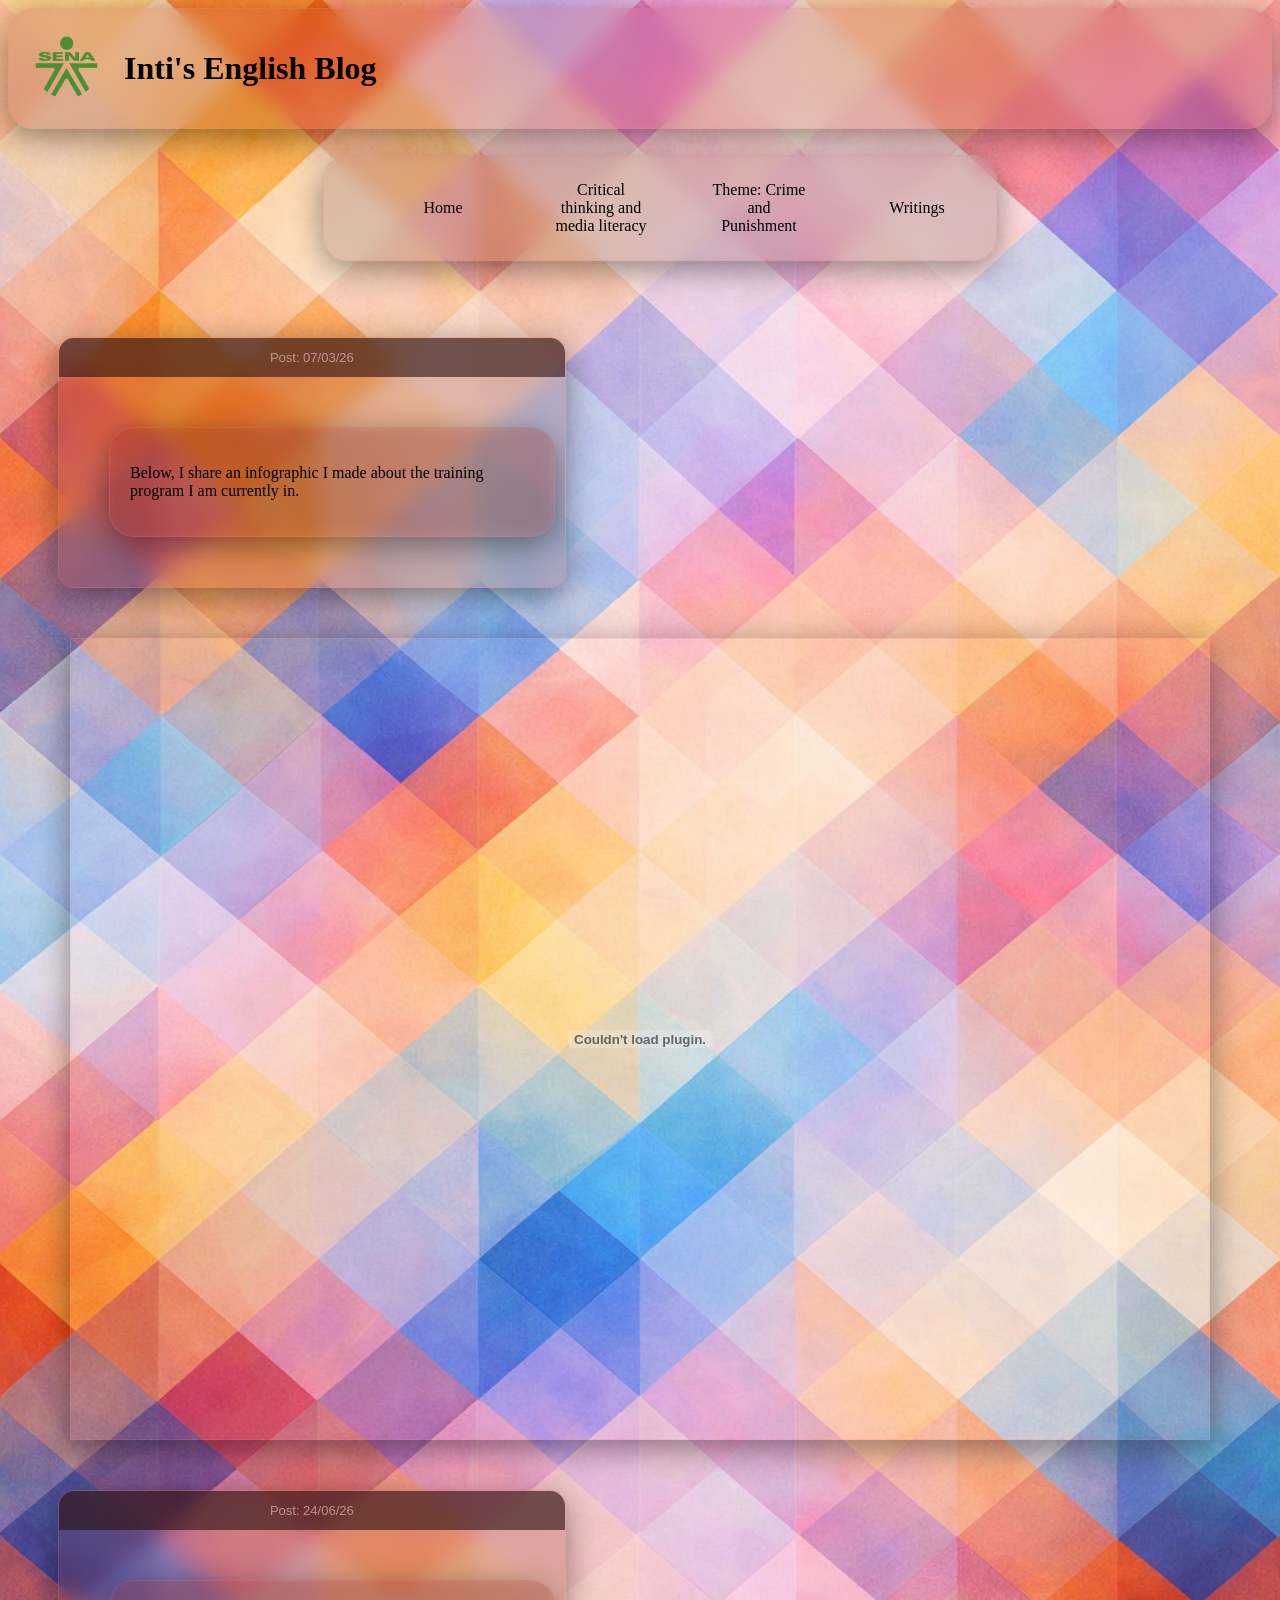
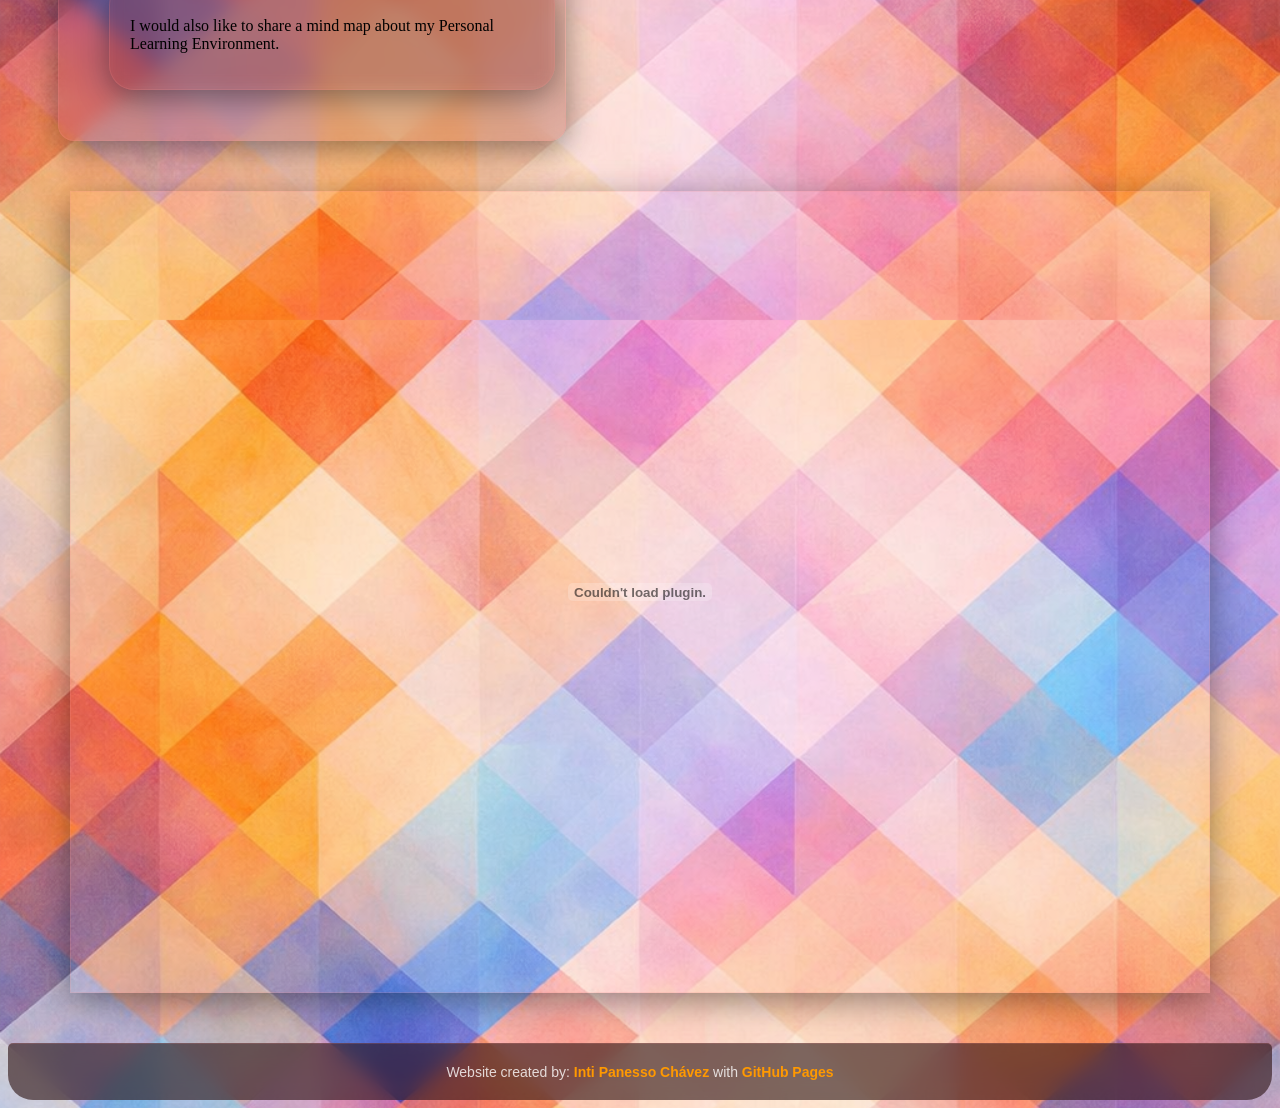
<file: docs/critical-thinking-and-media-literacy.html>
<!DOCTYPE html>
<html lang="en">
<head>
    <meta charset="UTF-8">
    <meta name="viewport" content="width=device-width, initial-scale=1.0">
    <title>Critical Thinking and Media Literacy</title>
    <link rel="stylesheet" href="assets/style.css">
</head>
<body>
    <header class="header">
        <a class="logo" href="assets/Logo-SENA.png" target="_blank">
            <img src="assets/Logo-SENA.png" alt="Logo SENA">
        </a>
        <h1 class="text">Inti's English Blog</h1>
    </header>
    <nav class="nav-principal">
        <ul class="lista-menu">
            <li class="item-menu"><a href="index.html">Home</a></li>
            <li class="item-menu"><a href="critical-thinking-and-media-literacy.html">Critical thinking and media literacy</a></li>
            <li class="item-menu"><a href="crime-and-punishment.html">Theme: Crime and Punishment</a></li>
            <li class="item-menu"><a href="writings.html">Writings</a></li>
        </ul>
    </nav>
    <details class="contenedor-post" open>
    <!-- La barra superior simula la ventana de Mac y sirve de botón para minimizar -->
    <summary class="barra">
        <div class="titulo">Post: 07/03/26</div>
    </summary>
    <div class="contenido-post">
        <p>
            Below, I share an infographic I made about the training program I am currently in.
        </p>
    </div>
    </details>
    <div class="contenedor-pdf">
        <embed src="assets/Folleto-ingles.pdf#view=FitH" type="application/pdf"/>
    </div>
    <details class="contenedor-post" open>
    <!-- La barra superior simula la ventana de Mac y sirve de botón para minimizar -->
    <summary class="barra">
        <div class="titulo">Post: 24/06/26</div>
    </summary>
    <div class="contenido-post">
        <p>
           I would also like to share a mind map about my Personal Learning Environment. 
        </p>
    </div>
    </details>
    <div class="contenedor-pdf">
        <embed src="assets/mapa-mental-ingles.pdf#view=FitH" type="application/pdf"/>
    </div>
</body>
<footer class="pie-pagina">
    <p>Website created by: <a href="https://github.com/IPanessoC" target="_blank" rel="noopener noreferrer">Inti Panesso Chávez</a> with <a href="https://docs.github.com/es/pages" target="_blank" rel="noopener noreferrer">GitHub Pages</a></p>
</footer>
</html>
</file>
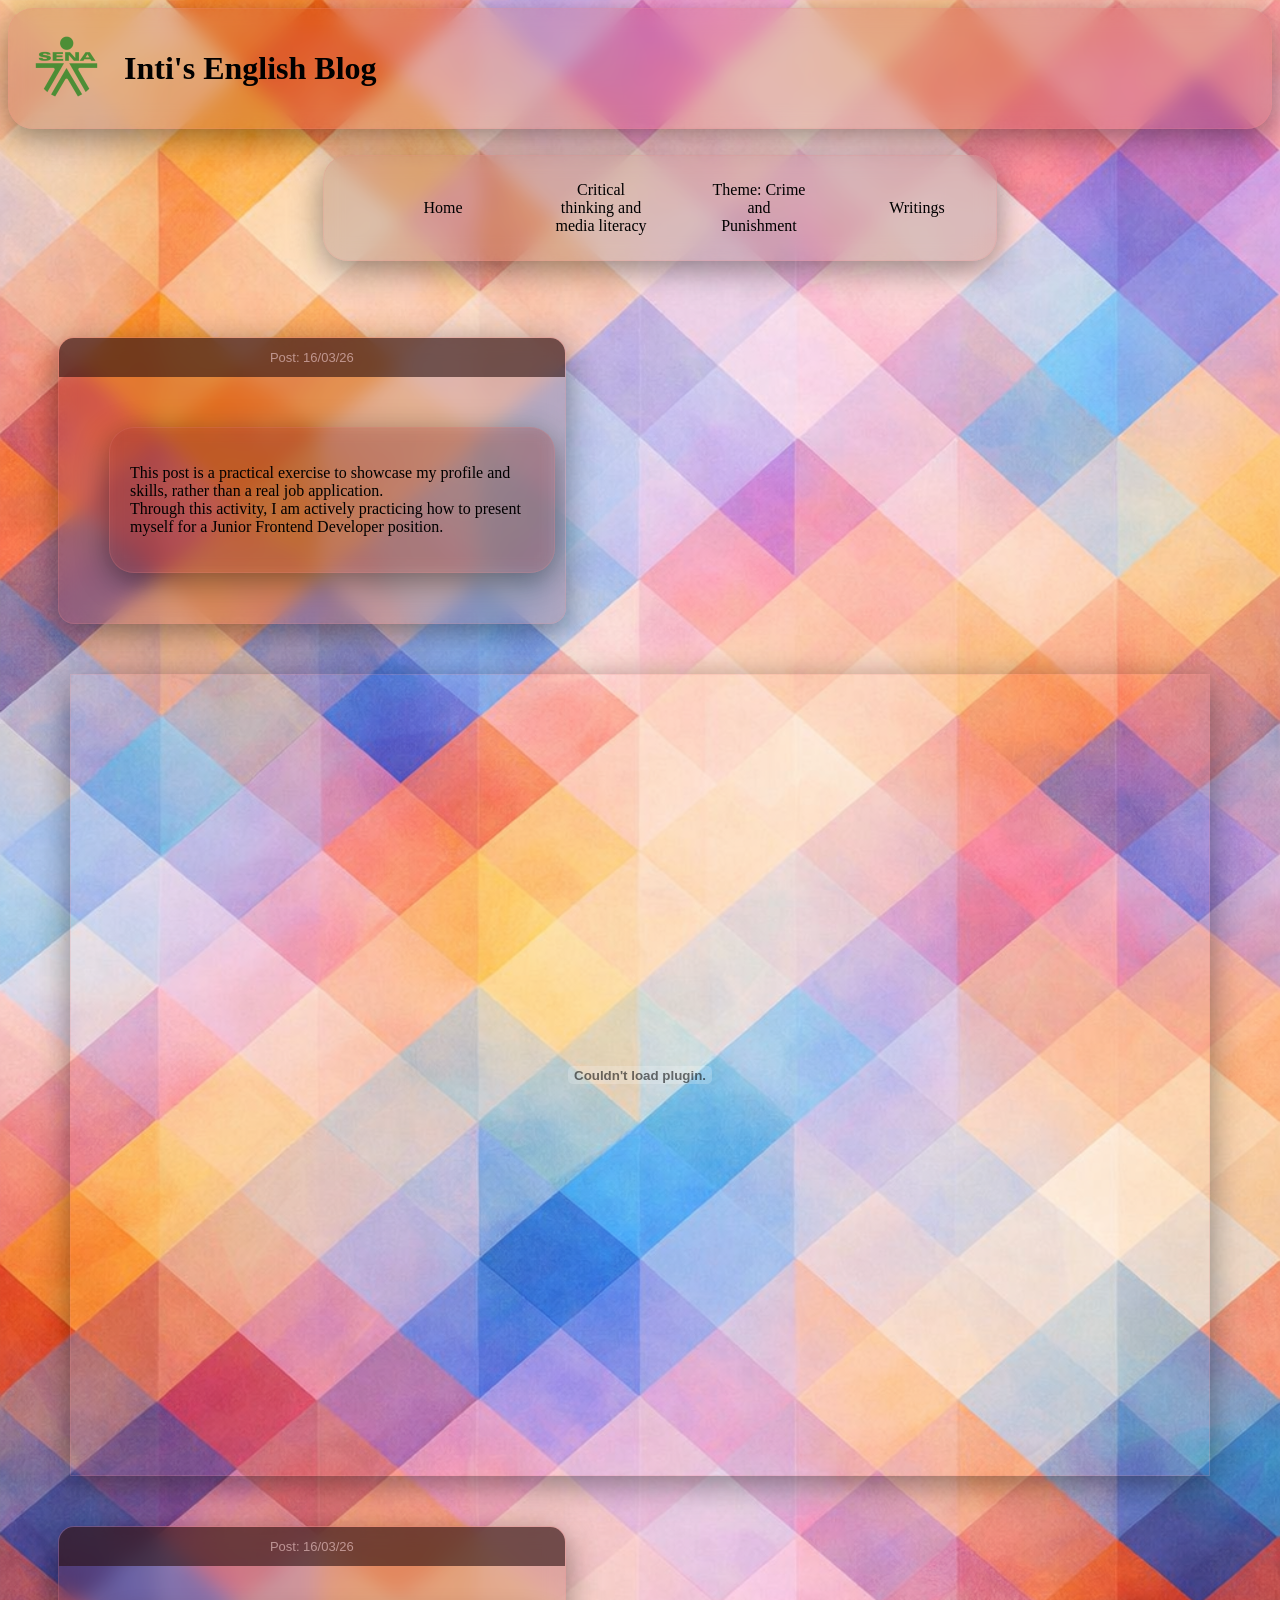
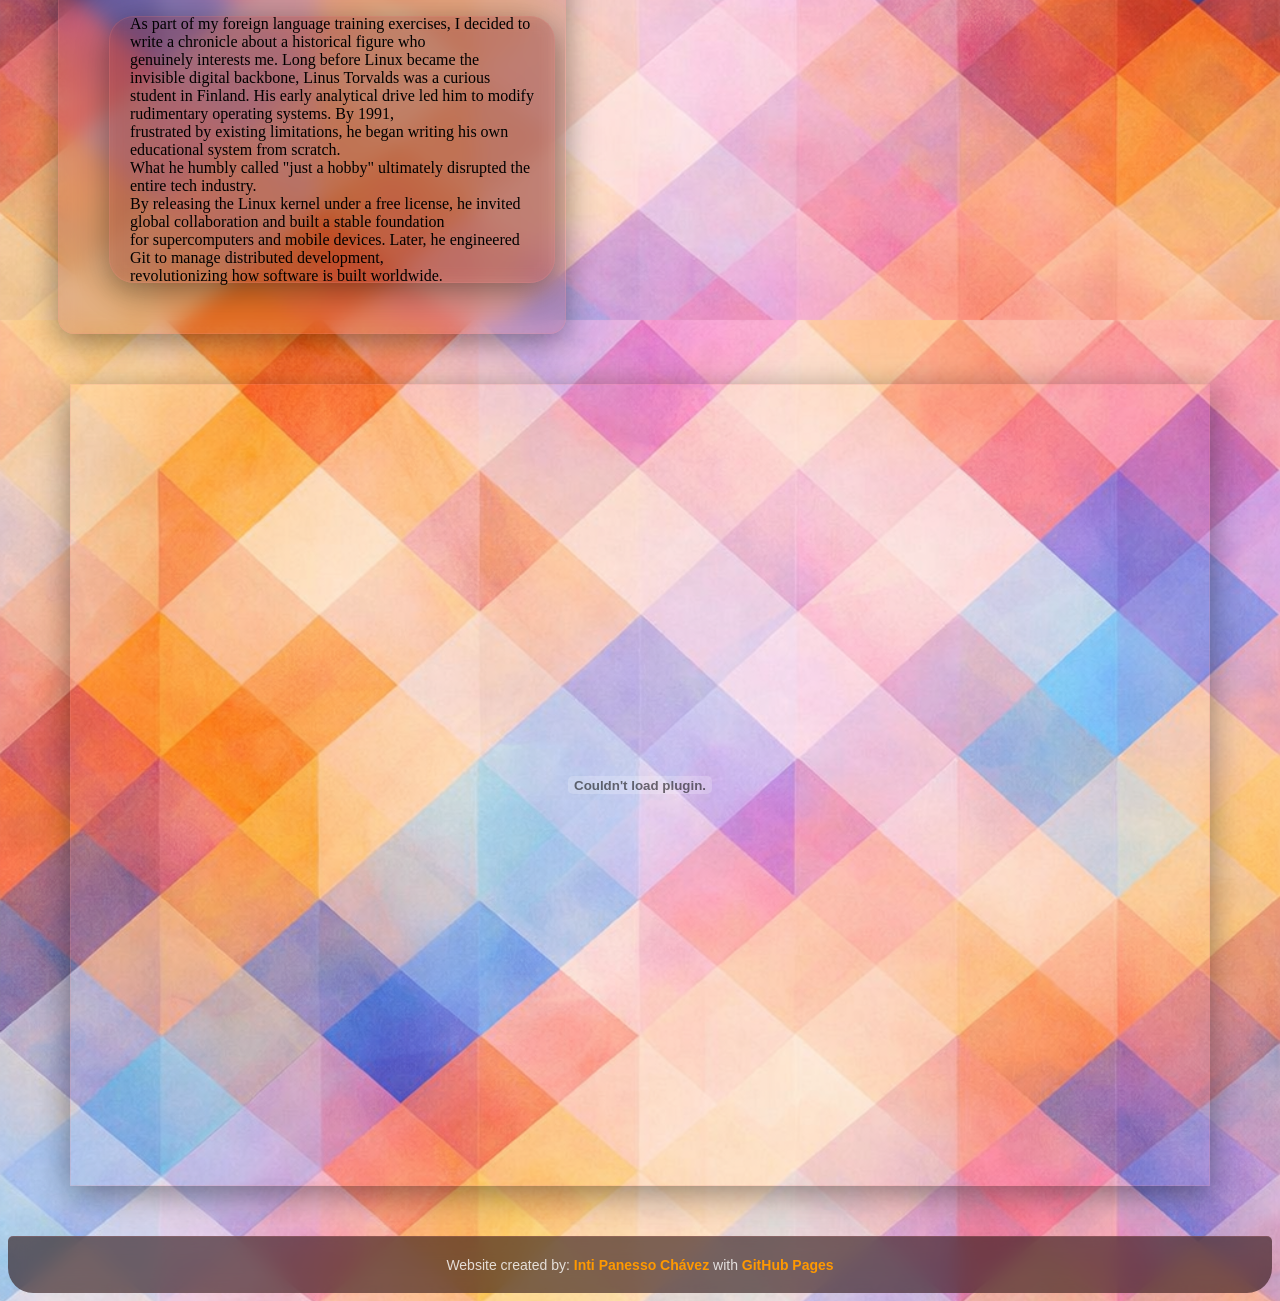
<file: docs/writings.html>
<!DOCTYPE html>
<html lang="en">
<head>
    <meta charset="UTF-8">
    <meta name="viewport" content="width=device-width, initial-scale=1.0">
    <title>Writings</title>
    <link rel="stylesheet" href="assets/style.css">
</head>
<body>
    <header class="header">
        <a class="logo" href="assets/Logo-SENA.png" target="_blank">
            <img src="assets/Logo-SENA.png" alt="Logo SENA">
        </a>
        <h1 class="text">Inti's English Blog</h1>
    </header>
    <nav class="nav-principal">
        <ul class="lista-menu">
            <li class="item-menu"><a href="index.html">Home</a></li>
            <li class="item-menu"><a href="critical-thinking-and-media-literacy.html">Critical thinking and media literacy</a></li>
            <li class="item-menu"><a href="crime-and-punishment.html">Theme: Crime and Punishment</a></li>
            <li class="item-menu"><a href="writings.html">Writings</a></li>
        </ul>
    </nav>
    <details class="contenedor-post" open>
    <!-- La barra superior simula la ventana de Mac y sirve de botón para minimizar -->
    <summary class="barra">
        <div class="titulo">Post: 16/03/26</div>
    </summary>
    <div class="contenido-post">
        <p>
            This post is a practical exercise to showcase my profile and skills, rather than a real job application.
            <br>
            Through this activity, I am actively practicing how to present myself for a Junior Frontend Developer position.
        </p>
    </div>
    </details>
    <div class="contenedor-pdf">
        <embed src="assets/Documento-ingles.pdf" type="application/pdf"/>
    </div>
    <details class="contenedor-post" open>
    <!-- La barra superior simula la ventana de Mac y sirve de botón para minimizar -->
    <summary class="barra">
        <div class="titulo">Post: 16/03/26</div>
    </summary>
    <div class="contenido-post-grande">
        <p>
            As part of my foreign language training exercises, I decided to write a chronicle about a historical figure who
            <br>genuinely interests me. Long before Linux became the invisible digital backbone, Linus Torvalds was a curious
            <br>student in Finland. His early analytical drive led him to modify rudimentary operating systems. By 1991,
            <br>frustrated by existing limitations, he began writing his own educational system from scratch. 
            <br>What he humbly called "just a hobby" ultimately disrupted the entire tech industry. 
            <br>By releasing the Linux kernel under a free license, he invited global collaboration and built a stable foundation 
            <br>for supercomputers and mobile devices. Later, he engineered Git to manage distributed development,
            <br>revolutionizing how software is built worldwide.
        </p>
    </div>
    </details>
    <div class="contenedor-pdf">
        <embed src="assets/Cronica-ingles.pdf" type="application/pdf"/>
    </div>
</body>
<footer class="pie-pagina">
    <p>Website created by: <a href="https://github.com/IPanessoC" target="_blank" rel="noopener noreferrer">Inti Panesso Chávez</a> with <a href="https://docs.github.com/es/pages" target="_blank" rel="noopener noreferrer">GitHub Pages</a></p>
</footer>
</html>
</file>
<file: styles.css>
/* Variables de CSS - Tema Oscuro Profundo (Cyberpunk Morado/Rosado) */
:root {
    --bg-main: #030305;
    --bg-alt: #09090E;
    --text-main: #F3F4F6;
    --text-muted: #9CA3AF;
    
    --accent-primary: #A855F7;   /* Púrpura eléctrico */
    --accent-secondary: #EC4899; /* Rosa neón */
    
    --font-sans: system-ui, -apple-system, sans-serif;
    --spacing-sm: 0.5rem;
    --spacing-md: 1rem;
    --spacing-lg: 2rem;
    --spacing-xl: 4rem;
    --border-radius: 16px;

    /* Dimensiones de las tarjetas */
    --card-min-height: 440px; 
}

html {
    scroll-behavior: smooth;
}

* {
    margin: 0;
    padding: 0;
    box-sizing: border-box;
}

body {
    font-family: var(--font-sans);
    background-color: var(--bg-main);
    color: var(--text-main);
    line-height: 1.6;
    overflow-x: hidden;
}

/* Canvas de Fondo Global Fijo */
#cyber-canvas {
    position: fixed;
    top: 0;
    left: 0;
    width: 100vw;
    height: 100vh;
    z-index: -1; 
    pointer-events: none; 
    background: var(--bg-main);
}

/* Tipografía y Textos */
h1, h2, h3 { line-height: 1.2; margin-bottom: var(--spacing-md); }
h1 span { color: var(--accent-primary); text-shadow: 0 0 20px rgba(168, 85, 247, 0.4); }
p { color: var(--text-muted); margin-bottom: var(--spacing-md); }

/* Navegación */
.header {
    position: fixed;
    top: 0; width: 100%;
    background: rgba(3, 3, 5, 0.85);
    backdrop-filter: blur(12px);
    z-index: 100;
    border-bottom: 1px solid rgba(255,255,255,0.05);
}

.nav-container {
    display: flex;
    justify-content: space-between;
    align-items: center;
    padding: var(--spacing-md) var(--spacing-lg);
    max-width: 1200px;
    margin: 0 auto;
}

/* Contenedor que agrupa el toggle y la hamburguesa */
.nav-actions {
    display: flex;
    align-items: center;
    gap: 1rem; /* Espacio entre el toggle y la hamburguesa */
    margin-left: auto; /* Empuja el bloque a la derecha */
}

/* el margin-right que tenía antes el theme-btn porque ahora lo controla el gap */
.theme-btn {
    margin-right: 0;
}

.logo { font-size: 1.5rem; font-weight: bold; color: var(--text-main); text-decoration: none; }
.logo span { color: var(--accent-secondary); text-shadow: 0 0 15px rgba(236, 72, 153, 0.4); }

.nav-links { display: flex; gap: var(--spacing-md); list-style: none; }
.nav-links a { color: var(--text-main); text-decoration: none; font-weight: 500; transition: color 0.3s; }
.nav-links a:hover { color: var(--accent-primary); }

/* Secciones Generales */
.section { 
    padding: var(--spacing-xl) var(--spacing-lg); 
    background: rgba(3, 3, 5, 0.4);
    backdrop-filter: blur(2px);
}
.container { max-width: 1200px; margin: 0 auto; }

.section-title { font-size: 2.2rem; text-align: center; margin-bottom: var(--spacing-xl); position: relative; }
.section-title::after {
    content: ''; display: block; width: 60px; height: 3px;
    background: var(--accent-primary); margin: 10px auto 0; border-radius: 2px;
    box-shadow: 0 0 10px var(--accent-primary);
}

/* Hero Section */
.hero-section {
    position: relative;
    min-height: 100vh;
    display: flex;
    align-items: center;
    padding: var(--spacing-lg);
}

.hero-content {
    max-width: 800px;
    margin: 0 auto;
    text-align: center;
}

.tagline { color: var(--accent-secondary); text-transform: uppercase; letter-spacing: 2px; font-size: 0.875rem; font-weight: 600; text-shadow: 0 0 10px rgba(236, 72, 153, 0.3); }
.hero-description { font-size: 1.125rem; max-width: 600px; margin: 0 auto var(--spacing-lg); }

/* Botones */
.btn {
    display: inline-block; padding: 0.75rem 1.5rem; border-radius: var(--border-radius);
    text-decoration: none; font-weight: 600; cursor: pointer; border: none;
    transition: transform 0.2s ease, box-shadow 0.2s ease;
}
.btn-primary { background-color: var(--accent-primary); color: #fff; box-shadow: 0 0 15px rgba(168, 85, 247, 0.3); }
.btn-primary:hover { box-shadow: 0 0 25px rgba(168, 85, 247, 0.6); transform: translateY(-2px); }
.btn-secondary { background-color: transparent; color: var(--text-main); border: 1px solid var(--accent-secondary); }
.btn-secondary:hover { background-color: rgba(236, 72, 153, 0.1); transform: translateY(-2px); }
.cta-group { display: flex; gap: 1rem; justify-content: center; }

.grid-2-cols { display: grid; grid-template-columns: 1fr; gap: var(--spacing-lg); }
@media (min-width: 768px) { .grid-2-cols { grid-template-columns: 1fr 1fr; align-items: center; } }
.placeholder-box { width: 100%; height: 300px; background: rgba(9, 9, 14, 0.8); border: 2px dashed rgba(168, 85, 247, 0.3); display: flex; align-items: center; justify-content: center; border-radius: var(--border-radius); color: var(--text-muted); }

/* =========================================
   MODO DÍA (LIGHT THEME - CYBERSECURITY)
   ========================================= */
body.light-theme {
    /* Nueva Paleta Orgánica/Tech */
    --bg-main: #FAFCF3; /* Amarillo Claro (Cream) */
    --bg-alt: #EFF4D9;  /* Amarillo verdoso muy sutil */
    --text-main: #142E16; /* Verde Oscuro para contraste */
    --text-muted: #4B6349; /* Verde Musgo */
    
    /* Acentos Verde Eléctrico/Lima */
    --accent-primary: #EAB308; /* ForestGreen */
    --accent-secondary: #52B72E; /* LimeGreen */
    --accent-dark-yellow: #C27803;
}

/* Botón Toggle */
.theme-btn {
    background: transparent;
    border: 1px solid var(--accent-primary);
    color: var(--accent-primary);
    width: 40px; height: 40px;
    border-radius: 50%;
    display: flex; justify-content: center; align-items: center;
    cursor: pointer;
    transition: all 0.3s ease;
    margin-right: 15px;
}
.theme-btn:hover {
    background: var(--accent-primary);
    color: #fff;
}

.light-theme .btn-primary {
    color: var(--text-main);
    box-shadow: 0 0 15px rgba(234, 179, 8, 0.4);
}
.light-theme .btn-primary:hover {
    box-shadow: 0 0 25px rgba(234, 179, 8, 0.7);
}

/* 
  OVERRIDE DE COMPONENTES:
  Como tenías muchos colores fijos (rgba) para el modo oscuro, 
  necesitamos actualizarlos cuando .light-theme esté activo.
*/
.light-theme .header {
    background: rgba(250, 252, 243, 0.85);
    border-bottom: 1px solid rgba(82, 183, 46, 0.15);
}

.light-theme .logo span,
.light-theme .terminal-tagline .prompt {
    color: var(--accent-dark-yellow);
}

.light-theme h1 span {
    color: var(--accent-secondary); /* Este es tu verde (#52B72E) */
    text-shadow: 0 0 20px rgba(82, 183, 46, 0.3);
}

.light-theme .logo span {
    text-shadow: 0 0 12px rgba(194, 120, 3, 0.25);
}

.light-theme .section {
    background: rgba(250, 252, 243, 0.5);
}

.light-theme .terminal-tagline {
    background: #FFFFFF;
    border-color: rgba(82, 183, 46, 0.3);
    box-shadow: 0 4px 15px rgba(82, 183, 46, 0.08);
}

/* Tarjetas de Servicio (Look corporativo y limpio) */
.light-theme .service-card-content {
    background: linear-gradient(145deg, #FFFFFF, #F1F5F9);
    border: 1px solid rgba(37, 99, 235, 0.2);
    border-top: 1px solid rgba(6, 182, 212, 0.4);
    box-shadow: 0 10px 30px rgba(15, 23, 42, 0.08);
}
.light-theme .service-card-content:hover {
    box-shadow: 0 15px 40px rgba(37, 99, 235, 0.15);
}
.light-theme .card-icon {
    background: rgba(37, 99, 235, 0.1);
    box-shadow: none;
}

/* Controles de Carrusel y Redes Sociales */
.light-theme .carousel-btn, 
.light-theme .social-bubble,
.light-theme .btn-cv-float {
    background: #FFFFFF;
    border-color: rgba(37, 99, 235, 0.3);
    color: var(--text-main);
}

/* Certificados */
.light-theme .cert-overlay {
    background: rgba(255, 255, 255, 0.95);
    border-top: 2px solid var(--accent-primary);
}
.light-theme .cert-overlay p { color: var(--text-main); text-shadow: none; }

/* =========================================
   FIX: CONTRASTE DEL MENÚ EN MODO CLARO
   ========================================= */
/* Forzamos que las opciones del menú sean blancas porque el fondo del panel sigue siendo oscuro */
body.light-theme .nav-links a {
    color: #FFFFFF; 
    text-shadow: 0 0 10px rgba(0, 0, 0, 0.5); /* Opcional: Pequeña sombra para extra legibilidad */
}

/* Mantenemos tu color de acento (verde eléctrico/amarillo) al pasar el mouse */
body.light-theme .nav-links a:hover {
    color: var(--accent-primary); 
}

/* =========================================
   EFECTO TERMINAL (TYPEWRITER)
   ========================================= */
.terminal-tagline {
    display: inline-flex;
    align-items: center;
    flex-wrap: wrap;
    justify-content: center;
    gap: 0.5rem;
    
    /* Estética de consola */
    font-family: "Fira Code", "Courier New", monospace; 
    font-size: 0.9rem;
    text-transform: none; /* Sobrescribimos el uppercase original */
    letter-spacing: 0.5px;
    
    background: rgba(9, 9, 14, 0.8);
    padding: 0.6rem 1.2rem;
    border-radius: 6px;
    border: 1px solid rgba(168, 85, 247, 0.3); /* Morado base */
    box-shadow: inset 0 0 15px rgba(168, 85, 247, 0.05);
}

.terminal-tagline .prompt {
    color: var(--accent-secondary); /* Rosa para contrastar el inicio */
    font-weight: bold;
}

.terminal-tagline .static-text {
    color: var(--text-muted);
}

.terminal-tagline .typing-container {
    display: inline-flex;
    align-items: center;
}

#typewriter-target {
    color: var(--accent-primary); /* Morado para el texto dinámico */
    font-weight: 600;
}

.terminal-tagline .cursor {
    color: var(--accent-primary);
    font-size: 1rem;
    margin-left: 4px;
    /* Animación del parpadeo del cursor */
    animation: blinkCursor 1s step-start infinite;
}

@keyframes blinkCursor {
    50% { opacity: 0; }
}

/* Ajuste responsivo para que no se rompa feo en móviles */
@media (max-width: 768px) {
    .terminal-tagline {
        font-size: 0.8rem;
        padding: 0.5rem 1rem;
    }
}

/* =========================================
   TARJETAS DE CERTIFICACIONES
   ========================================= */

/* Modificamos el layout interno para los certificados */
.cert-card {
    /* 1. la misma variable de altura mínima que los servicios */
    min-height: var(--card-min-height); 
    width: 100%;
    
    /* 2.  aspecto visual (fondo, bordes, sombras) para consistencia en el UI */
    background: linear-gradient(145deg, rgba(15, 15, 24, 0.9), rgba(8, 8, 14, 0.95));
    border: 1px solid rgba(168, 85, 247, 0.25);
    border-radius: var(--border-radius);
    box-shadow: 0 15px 35px rgba(0, 0, 0, 0.6), inset 0 0 20px rgba(168, 85, 247, 0.05);

    /* 3. Layout Flex para distribuir el espacio verticalmente */
    display: flex;
    flex-direction: column;
    /* space-between empuja la imagen arriba y el texto abajo si sobra espacio vertical */
    justify-content: space-between; 
    gap: 1.5rem;
    padding: 1.5rem;
    transition: transform 0.3s ease, border-color 0.3s ease, box-shadow 0.3s ease;
}

.cert-card:hover {
    transform: translateY(-4px);
    border-color: rgba(236, 72, 153, 0.6);
    box-shadow: 0 20px 45px rgba(0, 0, 0, 0.8), 0 0 25px rgba(168, 85, 247, 0.25);
}

/* El contenedor del certificado */
.cert-image-wrapper {
    width: 100%;
    /* Un aspect-ratio clásico de certificado apaisado (landscape) */
    aspect-ratio: 4 / 3; 
    flex: 0 0 auto;
    background: rgba(0, 0, 0, 0.4);
    border-radius: 8px;
    border: 1px solid rgba(168, 85, 247, 0.15);
    overflow: hidden;
    position: relative;
    display: block;
    align-items: center;
    justify-content: center;
    cursor: pointer;
    text-decoration: none;
}

.cert-img {
    width: 100%;
    height: 100%;
    /* CONTAIN: Asegura que todo el texto/firmas del certificado se lea sin recortarse */
    object-fit: contain; 
    filter: drop-shadow(0 4px 10px rgba(0,0,0,0.5));
    transition: filter 0.5s ease, transform 0.5s ease;
}

.cert-overlay {
    position: absolute;
    bottom: 0;
    left: 0;
    width: 100%;
    
    /* Estética coherente con el portafolio */
    background: rgba(9, 9, 14, 0.90);
    backdrop-filter: blur(4px);
    border-top: 1px solid var(--accent-primary);
    box-shadow: 0 -5px 25px rgba(168, 85, 247, 0.3);
    
    padding: 1.25rem 1rem;
    display: flex;
    align-items: center;
    justify-content: center;
    
    /* Lo escondemos desplazándolo el 100% de su altura hacia abajo */
    transform: translateY(100%);
    
    /* Easing con un ligero rebote elástico que ya usamos en los botones sociales */
    transition: transform 0.4s cubic-bezier(0.175, 0.885, 0.32, 1.275);
}

.cert-overlay p {
    color: var(--text-main);
    font-size: 0.85rem;
    font-weight: 600;
    line-height: 1.3;
    margin: 0;
    text-align: center;
    /* Resplandor sutil en el texto para que resalte */
    text-shadow: 0 0 8px rgba(168, 85, 247, 0.6); 
}

/* 
   ESTADOS HOVER Y ACCESIBILIDAD (FOCUS)
*/
/* 1. Difuminamos y oscurecemos la imagen un poco */
.cert-image-wrapper:hover .cert-img,
.cert-image-wrapper:focus-visible .cert-img {
    filter: blur(6px) brightness(0.6);
    transform: scale(1.03); /* Efecto parallax mínimo */
}

/* 2. Deslizamos el overlay hacia su posición original */
.cert-image-wrapper:hover .cert-overlay,
.cert-image-wrapper:focus-visible .cert-overlay {
    transform: translateY(0);
}

/* 3. Indicador visual claro para navegación por teclado */
.cert-image-wrapper:focus-visible {
    outline: 2px solid var(--accent-primary);
    outline-offset: 4px;
}

/* Tipografía de los certificados */
.cert-text h3 {
    font-size: 1.4rem;
    margin-bottom: 0.25rem;
    color: var(--text-main);
}

.cert-text p {
    font-size: 0.9rem;
    color: var(--accent-secondary);
    font-family: monospace; /* Le da un toque "tech" o de código */
    margin-bottom: 0;
    flex: 1 1 auto; 
    display: flex;
    flex-direction: column;
    justify-content: center; /* Centra el texto verticalmente en el espacio sobrante */
    text-align: center;
}

@media (max-width: 768px) {
    .cert-image-wrapper { aspect-ratio: 1 / 1; /* Ajuste en móviles si es necesario */ }
}

/* =========================================
   CONTENEDOR DE IMAGEN Y COMPORTAMIENTO FLUIDO
   ========================================= */

.image-placeholder {
    width: 100%;
    /* Mantenemos una altura mínima para que no colapse antes de cargar la imagen */
    min-height: 300px; 
    /* Si quieres que la imagen ocupe exactamente la altura del texto de al lado en desktop, puedes usar height: 100% */
    
    border-radius: var(--border-radius); /* Mantiene la coherencia de tu UI */
    
    /* CRÍTICO: Esto recorta cualquier parte de la imagen que se salga de los bordes redondeados */
    overflow: hidden; 
    
    position: relative;

    border-radius: 50%;
    
    /* Un toque de integración con tu tema oscuro/cyberpunk */
    border: 1px solid rgba(168, 85, 247, 0.2); 
    box-shadow: 0 15px 35px rgba(0, 0, 0, 0.4), inset 0 0 20px rgba(168, 85, 247, 0.05);
}

.profile-image {
    width: 100%;
    height: 100%;
    
    /* LA MAGIA: Asegura que la imagen llene el contenedor sin deformarse, recortando los bordes si es necesario */
    object-fit: cover; 
    
    /* Asegura que el centro de la imagen (usualmente tu rostro) sea el punto de anclaje al recortar */
    object-position: center; 
    
    /* Elimina el pequeño espacio fantasma que los navegadores dejan debajo de las imágenes por defecto */
    display: block; 
    
    /* Preparamos la imagen para una transición suave de hardware (GPU) */
    transition: transform 0.6s cubic-bezier(0.33, 1, 0.68, 1);
    
    /* Opcional: Si tu foto es muy brillante, puedes bajarle un poco el brillo en estado normal para que encaje con el modo oscuro */
    filter: brightness(0.9) contrast(1.1);
}

/* Efecto Hover: Pequeño zoom (Scale) para dar profundidad */
.image-placeholder:hover .profile-image {
    transform: scale(1.05);
    filter: brightness(1) contrast(1.1); /* Ilumina la imagen al pasar el mouse */
}

/* =========================================
   ESTILOS DE CONTORNILLO: BOTÓN DE CV FLOTANTE
   ========================================= */
.about-image-container {
    position: relative;
    display: flex;
    justify-content: center;
    align-items: center;
    max-width: 350px; /* Limita el tamaño del contenedor en desktop */
    margin: 0 auto;
}

/* Botón flotante amoldado al contorno de la foto circular */
.btn-cv-float {
    position: absolute;
    bottom: 10px;
    right: 0px;
    background: rgba(9, 9, 14, 0.9);
    border: 1px solid var(--accent-primary);
    color: var(--text-main);
    padding: 0.6rem 1.1rem;
    border-radius: 30px;
    font-size: 0.85rem;
    font-weight: 600;
    text-decoration: none;
    display: flex;
    align-items: center;
    gap: 0.5rem;
    backdrop-filter: blur(8px);
    box-shadow: 0 4px 20px rgba(168, 85, 247, 0.3);
    transition: all 0.3s cubic-bezier(0.175, 0.885, 0.32, 1.275);
    z-index: 5;
}

.btn-cv-float svg {
    color: var(--accent-primary);
    transition: transform 0.3s ease;
}

.btn-cv-float:hover {
    background: var(--accent-primary);
    color: #fff;
    transform: translateY(-4px) scale(1.05);
    box-shadow: 0 6px 25px rgba(168, 85, 247, 0.6);
}

.btn-cv-float:hover svg {
    color: #fff;
    transform: translateY(2px);
}

/* Ajuste responsivo para celulares */
@media (max-width: 768px) {
    .about-image-container {
        max-width: 260px;
        margin-top: 2rem;
    }
    .btn-cv-float {
        bottom: -5px;
        right: 50%;
        transform: translateX(50%); /* Lo centra elegantemente abajo de la foto en pantallas pequeñas */
    }
    .btn-cv-float:hover {
        transform: translateX(50%) translateY(-4px) scale(1.05);
    }
}

/* =========================================
   CARRUSEL DE SERVICIOS
   ========================================= */
.services-carousel-section {
    position: relative;
    padding: var(--spacing-xl) 0;
}

.carousel-wrapper {
    position: relative;
    width: 100%;
    display: flex;
    align-items: center;
    justify-content: center;
    padding: 0 4rem;
}

.carousel-viewport {
    width: 100%;
    max-width: 720px;
    overflow: visible;
    border-radius: var(--border-radius);
    outline: none;
    perspective: 1200px;
    perspective-origin: center center;
}

.carousel-viewport:focus-visible {
    box-shadow: 0 0 0 2px var(--accent-primary);
}

.carousel-track {
    display: flex;
    width: 100%;
    position: relative;
    transform-style: preserve-3d;
    will-change: transform, height;
}

.carousel-slide {
    flex: 0 0 100%;
    display: flex;
    justify-content: center;
    align-items: stretch;
    padding: 0.5rem 0.75rem;
    backface-visibility: hidden;
    -webkit-backface-visibility: hidden;
    will-change: transform, opacity;
}

.service-card-content {
    background: linear-gradient(145deg, rgba(15, 15, 24, 0.9), rgba(8, 8, 14, 0.95));
    border: 1px solid rgba(168, 85, 247, 0.25);
    border-top: 1px solid rgba(236, 72, 153, 0.4);
    padding: 2.5rem 2rem;
    border-radius: var(--border-radius);
    width: 100%;
    min-height: var(--card-min-height); /* ALTURA MAYOR CONFIGURADA */
    display: flex;
    flex-direction: column;
    justify-content: space-between;
    align-items: center;
    text-align: center;
    box-shadow: 0 15px 35px rgba(0, 0, 0, 0.6), inset 0 0 20px rgba(168, 85, 247, 0.05);
    transition: transform 0.3s ease, border-color 0.3s ease, box-shadow 0.3s ease;
    position: relative;
}

.service-card-content:hover {
    transform: translateY(-4px);
    border-color: rgba(236, 72, 153, 0.6);
    box-shadow: 0 20px 45px rgba(0, 0, 0, 0.8), 0 0 25px rgba(168, 85, 247, 0.25);
}

/* Elementos gráficos dentro de la tarjeta */
.card-badge {
    font-size: 0.75rem;
    font-weight: 700;
    letter-spacing: 2px;
    color: var(--accent-secondary);
    background: rgba(236, 72, 153, 0.1);
    padding: 0.35rem 0.85rem;
    border-radius: 20px;
    border: 1px solid rgba(236, 72, 153, 0.2);
}

.card-icon {
    margin: 1.25rem 0;
    width: 64px;
    height: 64px;
    border-radius: 50%;
    background: rgba(168, 85, 247, 0.12);
    border: 1px solid rgba(168, 85, 247, 0.3);
    color: var(--accent-primary);
    display: flex;
    align-items: center;
    justify-content: center;
    box-shadow: 0 0 15px rgba(168, 85, 247, 0.2);
}

.service-card-content h3 {
    color: var(--text-main);
    font-size: 1.6rem;
    font-weight: 700;
    margin-bottom: 0.75rem;
}

.service-card-content p {
    font-size: 1rem;
    line-height: 1.6;
    color: var(--text-muted);
    max-width: 520px;
    margin-bottom: 1.5rem;
}

.card-link {
    color: var(--accent-primary);
    text-decoration: none;
    font-weight: 600;
    font-size: 0.95rem;
    transition: color 0.2s ease, transform 0.2s ease;
}

.card-link:hover {
    color: var(--accent-secondary);
    transform: translateX(3px);
}

/* Controles (Flechas) */
.carousel-btn {
    position: absolute;
    top: 50%;
    transform: translateY(-50%);
    background: rgba(9, 9, 14, 0.9);
    border: 1px solid var(--accent-primary);
    color: var(--accent-primary);
    width: 52px;
    height: 52px;
    border-radius: 50%;
    display: flex;
    align-items: center;
    justify-content: center;
    cursor: pointer;
    z-index: 10;
    transition: all 0.3s cubic-bezier(0.4, 0, 0.2, 1);
    box-shadow: 0 0 15px rgba(168, 85, 247, 0.15);
}

.carousel-btn:hover {
    background: var(--accent-primary);
    color: #fff;
    box-shadow: 0 0 25px rgba(168, 85, 247, 0.6);
    transform: translateY(-50%) scale(1.1);
}

.prev-btn { left: 2%; }
.next-btn { right: 2%; }

/* Indicadores de Puntos (Dots) */
.carousel-dots {
    display: flex;
    justify-content: center;
    align-items: center;
    gap: 0.75rem;
    margin-top: 1.75rem;
}

.dot {
    width: 12px;
    height: 12px;
    border-radius: 50%;
    background: rgba(255, 255, 255, 0.2);
    border: none;
    cursor: pointer;
    transition: all 0.3s ease;
}

.dot:hover {
    background: rgba(168, 85, 247, 0.5);
}

.dot.active {
    background: var(--accent-primary);
    width: 28px;
    border-radius: 10px;
    box-shadow: 0 0 12px var(--accent-primary);
}

@media (max-width: 768px) {
    :root {
        --card-min-height: 380px;
    }
    .carousel-wrapper { padding: 0 1rem; }
    .prev-btn { left: 0.5rem; width: 42px; height: 42px; }
    .next-btn { right: 0.5rem; width: 42px; height: 42px; }
    .service-card-content { padding: 1.75rem 1.25rem; }
}

.mt-2 { margin-top: var(--spacing-lg); }
.text-center { text-align: center; }
.footer { text-align: center; padding: var(--spacing-md); background: var(--bg-main); border-top: 1px solid rgba(255,255,255,0.05); color: var(--text-muted); font-size: 0.875rem; position: relative; z-index: 2; }

/* =========================================
   BURBUJAS SOCIALES DE CONTACTO
   ========================================= */
.social-bubbles {
    display: flex;
    gap: 1.5rem;
    justify-content: center;
    align-items: center;
}

.social-bubble {
    width: 65px;
    height: 65px;
    border-radius: 50%;
    background: rgba(9, 9, 14, 0.9);
    border: 1px solid rgba(168, 85, 247, 0.3); /* Morado base sutil */
    display: flex;
    position: relative;
    align-items: center;
    justify-content: center;
    color: var(--text-main);
    transition: all 0.4s cubic-bezier(0.175, 0.885, 0.32, 1.275); /* Easing con un pequeño rebote */
    box-shadow: 0 4px 15px rgba(0, 0, 0, 0.3);
}

.social-bubble svg {
    width: 28px;
    height: 28px;
    transition: transform 0.3s ease;
}

/* Efectos Hover por Marca */
.social-bubble:hover {
    transform: translateY(-8px);
}

.social-bubble:hover svg {
    transform: scale(1.15);
}

/* Colores específicos que reemplazan el borde y generan brillo */
.social-bubble.gmail:hover {
    border-color: #EA4335;
    color: #EA4335;
    box-shadow: 0 10px 25px rgba(234, 67, 53, 0.4), inset 0 0 10px rgba(234, 67, 53, 0.2);
}

.social-bubble.linkedin:hover {
    border-color: #0A66C2;
    color: #0A66C2;
    box-shadow: 0 10px 25px rgba(10, 102, 194, 0.4), inset 0 0 10px rgba(10, 102, 194, 0.2);
}

.social-bubble.github:hover {
    border-color: #ffffff;
    color: #ffffff;
    box-shadow: 0 10px 25px rgba(255, 255, 255, 0.4), inset 0 0 10px rgba(255, 255, 255, 0.2);
}

.social-bubble.instagram:hover {
    border-color: #E1306C;
    color: #E1306C;
    box-shadow: 0 10px 25px rgba(225, 48, 108, 0.4), inset 0 0 10px rgba(225, 48, 108, 0.2);
}

.social-bubble.whatsapp:hover {
    border-color: #25D366;
    color: #25D366;
    box-shadow: 0 10px 25px rgba(37, 211, 102, 0.4), inset 0 0 10px rgba(37, 211, 102, 0.2);
}

/* Responsivo para móviles */
@media (max-width: 768px) {
    .social-bubbles { gap: 1rem; }
    .social-bubble { width: 55px; height: 55px; }
    .social-bubble svg { width: 24px; height: 24px; }
}

/* =========================================
   TOOLTIPS DE LAS BURBUJAS SOCIALES
   ========================================= */

/* 1. La caja de texto del Tooltip */
.social-bubble::before {
    content: attr(data-tooltip); /* Toma el texto mágicamente del HTML */
    position: absolute;
    bottom: 130%; /* Lo posiciona arriba de la burbuja */
    left: 50%;
    
    /* Centrado horizontal y desplazado un poco hacia abajo para la animación de entrada */
    transform: translateX(-50%) translateY(10px); 
    
    background: rgba(9, 9, 14, 0.95);
    border: 1px solid rgba(168, 85, 247, 0.3); /* Morado base */
    color: var(--text-main);
    padding: 0.4rem 0.8rem;
    border-radius: 8px;
    font-size: 0.75rem;
    font-weight: 600;
    white-space: nowrap; /* Evita que el texto se parta en dos líneas */
    
    /* Estado inicial invisible */
    opacity: 0;
    visibility: hidden;
    pointer-events: none; /* CRÍTICO: Evita que el tooltip interfiera con el clic del mouse */
    z-index: 20;
    
    /* Animación fluida con rebote */
    transition: all 0.4s cubic-bezier(0.175, 0.885, 0.32, 1.275);
    backdrop-filter: blur(4px);
    box-shadow: 0 5px 15px rgba(0,0,0,0.5);
}

/* 2. Pequeña flecha (triángulo) apuntando hacia abajo */
.social-bubble::after {
    content: '';
    position: absolute;
    bottom: 112%; /* Justo debajo de la caja de texto */
    left: 50%;
    transform: translateX(-50%) translateY(10px);
    
    /* Truco CSS para hacer un triángulo */
    border-width: 6px;
    border-style: solid;
    border-color: rgba(168, 85, 247, 0.3) transparent transparent transparent;
    
    opacity: 0;
    visibility: hidden;
    pointer-events: none;
    z-index: 20;
    transition: all 0.4s cubic-bezier(0.175, 0.885, 0.32, 1.275);
}

/* 3. El comportamiento al hacer Hover (Aparecen y suben a su posición final) */
.social-bubble:hover::before,
.social-bubble:hover::after {
    opacity: 1;
    visibility: visible;
    transform: translateX(-50%) translateY(0);
}

/* =========================================
   COLORES DE MARCA PARA EL TOOLTIP
   ========================================= */
/* El borde y el resplandor del tooltip coinciden con la marca */

.social-bubble.gmail:hover::before { 
    border-color: #EA4335; 
    box-shadow: 0 0 15px rgba(234, 67, 53, 0.2); 
}
.social-bubble.gmail:hover::after { 
    border-top-color: #EA4335; 
}

.social-bubble.linkedin:hover::before { 
    border-color: #0A66C2; 
    box-shadow: 0 0 15px rgba(10, 102, 194, 0.2); 
}
.social-bubble.linkedin:hover::after { 
    border-top-color: #0A66C2; 
}

.social-bubble.github:hover::before { 
    border-color: #ffffff; 
    box-shadow: 0 0 15px rgba(255, 255, 255, 0.2); 
}
.social-bubble.github:hover::after { 
    border-top-color: #ffffff; 
}

.social-bubble.instagram:hover::before { 
    border-color: #E1306C; 
    box-shadow: 0 0 15px rgba(225, 48, 108, 0.2); 
}
.social-bubble.instagram:hover::after { 
    border-top-color: #E1306C; 
}

.social-bubble.whatsapp:hover::before { 
    border-color: #25D366; 
    box-shadow: 0 0 15px rgba(37, 211, 102, 0.2); 
}
.social-bubble.whatsapp:hover::after { 
    border-top-color: #25D366; 
}

/* =========================================
   FIX: TEXTO DEL TOOLTIP EN MODO CLARO
   ========================================= */
body.light-theme .social-bubble::before {
    color: #EAB308;
}

/* =========================================
   FIX: BORDE Y TRIÁNGULO DEL TOOLTIP GITHUB (MODO CLARO)
   ========================================= */
body.light-theme .social-bubble.github:hover::before {
    border-color: var(--accent-primary);
    box-shadow: 0 0 15px rgba(234, 179, 8, 0.2); 
}

/* 2. Modificamos el color del triángulo inferior (::after) */
body.light-theme .social-bubble.github:hover::after {
    /* Usamos border-top-color porque el triángulo CSS está construido
       sobre el borde superior del pseudo-elemento */
    border-top-color: var(--accent-primary); 
}

/* =========================================
   FIX & TEST: BUBBLE & TOOLTIP EN MODO CLARO
   ========================================= */

body.light-theme .social-bubble.github:hover {
    color: var(--accent-primary);
    border-color: var(--accent-primary);
    box-shadow: 0 10px 25px #a855f766, inset 0 0 10px #a855f733;
}


/* --- ESTILOS DEL MENÚ HAMBURGUESA (MULTI-DISPOSITIVO) --- */
.mobile-menu-toggle {
    display: flex; /* Cambiado: Ahora siempre es visible */
    flex-direction: column;
    justify-content: space-between;
    width: 36px; /* Ligeramente más grande para mouse (PC) */
    height: 24px;
    background: none;
    border: none;
    cursor: pointer;
    z-index: 999; /* Por encima del overlay del menú */
    transition: transform 0.3s cubic-bezier(0.175, 0.885, 0.32, 1.275);
}

.mobile-menu-toggle:hover {
    transform: scale(1.1); /* Feedback visual para PC */
}

.mobile-menu-toggle .bar {
    width: 100%;
    height: 3px; /* Barras más gruesas en PC */
    background-color: var(--accent-primary, #A855F7);
    border-radius: 4px;
    transition: transform 0.3s ease, opacity 0.3s ease, background-color 0.3s ease;
}

/* Animación de la "X" al abrir */
.mobile-menu-toggle.is-active .top {
    transform: translateY(10.5px) rotate(45deg);
}
.mobile-menu-toggle.is-active .middle {
    opacity: 0;
}
.mobile-menu-toggle.is-active .bottom {
    transform: translateY(-10.5px) rotate(-45deg);
}

/* Breakpoint para Móviles (Tablets verticales y celulares) */
@media (max-width: 768px) {
    .mobile-menu-toggle {
        display: flex;
    }

    .nav-links {
        position: fixed;
        top: 0;
        left: 0;
        width: 100%;
        height: 100vh; /* Ocupa toda la pantalla */
        background: rgba(10, 10, 15, 0.95); /* Color oscuro base */
        backdrop-filter: blur(10px); /* Efecto cristal / vidrio esmerilado */
        flex-direction: column;
        justify-content: center;
        align-items: center;
        gap: 2rem;
        z-index: 998;
        
        /* Estado inicial para GSAP: Cortado en un círculo diminuto arriba a la derecha */
        clip-path: circle(0px at calc(100% - 40px) 40px);
        visibility: hidden; 
    }

    .nav-links li {
        margin: 0;
    }

    .nav-links a {
        font-size: 1.5rem; /* Letras grandes para facilitar el toque */
        font-weight: bold;
    }
}

/* Oculta las flechas si el dispositivo principal es táctil (celulares/tablets) */
@media (hover: none) and (pointer: coarse) {
    .prev-btn,
    .next-btn {
        display: none !important;
    }
}

/* Cambiamos el cursor para indicar que el área se puede arrastrar en PC */
.carousel-viewport {
    cursor: grab;
}
.carousel-viewport:active {
    cursor: grabbing;
}

.swipe-tutorial-overlay {
    position: absolute;
    inset: 0;
    z-index: 10;
    background: rgba(10, 10, 15, 0.85);
    backdrop-filter: blur(4px);
    display: flex;
    justify-content: center;
    align-items: center;
    color: var(--accent-primary, #A855F7);
    pointer-events: none; /* Deja pasar los clics */
    opacity: 0;
    visibility: hidden;
}

.tutorial-content {
    text-align: center;
    transform: translateY(20px);
}

.tutorial-icon {
    width: 60px;
    height: 60px;
    margin: 0 auto 1rem;
    animation: swipeLeftRight 2s ease-in-out infinite;
}

@keyframes swipeLeftRight {
    0%, 100% { transform: translateX(0); }
    25% { transform: translateX(-15px); }
    75% { transform: translateX(15px); }
}

/* =========================================
   AJUSTES DE ESPACIADO - SECCIÓN CONTACTO
   ========================================= */

/* 1. Espacio debajo del título (h2) */
#contact .section-title {
    margin-top: 1rem; /*Respiro arriba*/
    margin-bottom: 5rem; /* Ajustamos para que el párrafo no quede tan desconectado del título */
}

#contact h3 {
    margin-bottom: 3.5rem; /* Respiro entre subtítulo y párrafo */
}

/* 2. Espacio entre el párrafo y las burbujas sociales */
#contact p {
    margin-bottom: 4.5rem; /* Aumentamos drásticamente el respiro antes de los botones */
    
    /* Opcional: Centramos y limitamos el ancho para mejorar la legibilidad (Longitud de línea óptima) */
    max-width: 600px;
    margin-left: auto;
    margin-right: auto;
    font-size: 1.1rem; /* Subimos un poco el tamaño para mantener jerarquía visual */
    color: var(--text-main); /* Lo iluminamos levemente para invitar a la acción */
}

/* 3. Refinamiento del contenedor de burbujas */
#contact .social-bubbles {
    /* Como ya le dimos mucho espacio al párrafo, podemos resetear el margen superior 
       que aplicaba la clase .mt-2 en el HTML para tener el control absoluto desde aquí */
    margin-top: 0; 
}

/* =========================================
   PREVENCIÓN DE FOUC (Parpadeo de carga)
   ========================================= */
.carousel-slide {
    /* Nos aseguramos de que no sean interactivas antes de que cargue GSAP */
    visibility: hidden;
    opacity: 0;
}

/* Solo mostramos la primera tarjeta por defecto mientras JS carga */
.carousel-slide:first-child {
    visibility: visible;
    opacity: 1;
}

/* Clase que GSAP añadirá cuando esté listo para tomar el control */
.carousel-track.is-ready .carousel-slide {
    visibility: visible;
    /* La opacidad ahora será controlada 100% por GSAP */
}

/* --- COMPORTAMIENTO RESPONSIVO DEL MENÚ --- */

/* 1. Vista de Celular/Tablet (Menú a pantalla completa) */
@media (max-width: 768px) {
    .mobile-menu-toggle {
        width: 30px; /* Tamaño original para táctil */
        height: 20px;
    }
    .mobile-menu-toggle:hover {
        transform: none; /* Desactivar hover en móviles */
    }
    .mobile-menu-toggle .bar {
        height: 2px;
    }
    .mobile-menu-toggle.is-active .top {
        transform: translateY(9px) rotate(45deg);
    }
    .mobile-menu-toggle.is-active .bottom {
        transform: translateY(-9px) rotate(-45deg);
    }

    .nav-links {
        position: fixed;
        top: 0;
        left: 0;
        width: 100%;
        height: 100vh;
        background: rgba(10, 10, 15, 0.95);
        backdrop-filter: blur(10px);
        flex-direction: column;
        justify-content: center;
        align-items: center;
        gap: 2rem;
        z-index: 998;
        clip-path: circle(0px at calc(100% - 40px) 40px);
        visibility: hidden; 
    }
}

/* 2. Vista de PC (Panel lateral deslizante) */
@media (min-width: 769px) {
    .nav-links {
        position: fixed;
        top: 0;
        right: 0;
        width: 400px; /* Ancho del panel lateral */
        height: 100vh;
        background: rgba(10, 10, 15, 0.95);
        backdrop-filter: blur(15px);
        flex-direction: column;
        justify-content: center;
        align-items: center;
        gap: 2.5rem;
        z-index: 998;
        border-left: 1px solid rgba(168, 85, 247, 0.2);
        
        /* Oculto a la derecha por defecto */
        transform: translateX(100%);
        visibility: hidden;
        opacity: 0;
    }
    .nav-links a {
        font-size: 1.5rem;
        font-weight: bold;
    }
}
</file>
<file: docs/assets/style.css>
/* Centra el contenedor del logo (aplícalo al contenedor padre en tu estructura) */
.header {
    display: flex;
    align-items: center;
    background-color: rgba(131, 42, 42, 0.2); /* Color de fondo opcional */
    backdrop-filter: blur(10px); 
    -webkit-backdrop-filter: blur(10px); 
    border-radius: 25px;
    box-shadow: 0 8px 32px rgba(0, 0, 0, 0.418);
    border: 1px solid rgba(235, 140, 140, 0.18);
}
.nav-principal {
    display: flex;
    justify-content: center;
    align-items: center;
    width: 100%;
    padding: 10px 20px; 
    
}
/* Invocando la clase de la lista para hacerla horizontal */
.lista-menu {
    display: flex;          /* Alinea los elementos en fila horizontal */
    justify-content: center;
    align-items: center; 
    list-style: none;       /* Quita los puntos negros de la lista */             /* Elimina los márgenes por defecto */
    background-color: rgba(89, 52, 52, 0.2); /* Color de fondo opcional */
    backdrop-filter: blur(10px); 
    -webkit-backdrop-filter: blur(10px); 
    border-radius: 25px;
    width: 50%;
    box-shadow: 0 8px 32px rgba(0, 0, 0, 0.418);
    border: 1px solid rgba(235, 140, 140, 0.18);
}

/* Invocando la clase de cada ítem para darles separación */
.item-menu {
    justify-content: left;
    align-items: center;
    text-align: center;
    height: 100%;
    width: 100%;
    padding: 5px;
    margin: 5px;
    /* No requiere floats ni displays extra gracias a Flexbox del padre */
}

/* Estilizando los enlaces dentro de los ítems */
.item-menu a {
    display: block;         /* Hace que todo el recuadro sea clickeable */
    color: rgb(0, 0, 0);           /* Color del texto */
    text-decoration: none;  /* Quita la línea de subrayado */
    padding: 15px 20px;     /* Da espacio arriba/abajo y a los lados */
    border-radius: 25px;
    transition: transform 0.3s ease, box-shadow 0.3s ease;
}

/* Efecto visual al pasar el cursor */
.item-menu a:hover {
    background-color: #965d78; /* Cambia el fondo al pasar el mouse */
    transform: scale(1.05); 
    box-shadow: 0 8px 32px rgba(0, 0, 0, 0.418);
}
/* Controla tamaño de  imagen-SENA */
.logo img {
    height: 75px;          /* Altura */
    width: auto;           /* Mantiene la proporción original */
    margin: 20px;   /* Margen inferior */
}
body {
        /* ruta de imagen */
    background-image: url('../assets/fondo3.png');

    /* imagen se repite en todas las direcciones */
    background-repeat: repeat-y;

    /* tamaño de la imagen (primero ancho y luego largo) */
    background-size: 100% auto;
}
/*ia*/
.contenedor-post {
    display: block; /* Cambiado a block para que la barra se quede arriba y el contenido abajo */
    padding: 0;     /* Quitamos el padding global para que la barra llegue hasta los bordes */
    height: auto;
    margin: 50px;
    width: 40%;
    background-color: rgba(131, 42, 42, 0.2); 
    backdrop-filter: blur(10px); 
    -webkit-backdrop-filter: blur(10px); 
    border-radius: 16px; /* Redondeado sutil más similar a macOS */
    box-shadow: 0 8px 32px rgba(0, 0, 0, 0.418);
    border: 1px solid rgba(235, 140, 140, 0.18);
    transition: transform 0.3s ease, box-shadow 0.3s ease;
    overflow: hidden; /* Clave: recorta el fondo oscuro de la barra en las esquinas superiores */
}

.contenedor-post-grande {
    display: block; /* Cambiado a block para que la barra se quede arriba y el contenido abajo */
    padding: 0;     /* Quitamos el padding global para que la barra llegue hasta los bordes */
    height: 280px;
    margin: 50px;
    width: 80%;
    background-color: rgba(131, 42, 42, 0.2); 
    backdrop-filter: blur(10px); 
    -webkit-backdrop-filter: blur(10px); 
    border-radius: 16px; /* Redondeado sutil más similar a macOS */
    box-shadow: 0 8px 32px rgba(0, 0, 0, 0.418);
    border: 1px solid rgba(235, 140, 140, 0.18);
    transition: transform 0.3s ease, box-shadow 0.3s ease;
    overflow: hidden; /* Clave: recorta el fondo oscuro de la barra en las esquinas superiores */
}


/* Mantiene tu efecto de crecimiento en hover */
.contenedor-post:hover {
    transform: scale(1.03);
    box-shadow: 0 15px 40px rgba(0, 0, 0, 0.5);
}

/* Mantiene tu efecto de crecimiento en hover */
.contenedor-post-grande:hover {
    transform: scale(1.03);
    box-shadow: 0 15px 40px rgba(0, 0, 0, 0.5);
}

/* NUEVO: La barra superior estilo Mac (más oscura y clickeable) */
.barra {
    display: flex;
    align-items: center;
    background-color: rgba(40, 15, 15, 0.6); /* Una versión más oscura de tu fondo */
    padding: 12px 20px;
    cursor: pointer;
    list-style: none; /* Esconde la flecha por defecto de la etiqueta summary */
    user-select: none;
}
.barra::-webkit-details-marker {
    display: none; /* Esconde la flecha en navegadores Safari/Chrome antiguos */
}
/* Título opcional en el centro de la barra */
.titulo {
    width: 100%;
    text-align: center;
    color: rgba(225, 187, 187, 0.7);
    font-size: 13px;
    font-family: -apple-system, BlinkMacSystemFont, sans-serif; /* Tipografía oficial de Mac */
}

/*ia*/
.contenido-post {
    display: flex;
    justify-content: center;
    align-items: center;
    padding: 20px;
    height: auto;
    margin: 50px;
    width: 80%;
    background-color: rgba(131, 42, 42, 0.2); /* Color de fondo opcional */
    backdrop-filter: blur(10px); 
    -webkit-backdrop-filter: blur(10px); 
    border-radius: 25px;
    box-shadow: 0 8px 32px rgba(0, 0, 0, 0.418);
    border: 1px solid rgba(235, 140, 140, 0.18);
    transition: transform 0.3s ease, box-shadow 0.3s ease;
}
.contenido-post :hover {
    transform: scale(1.05); 
    text-align: center;
    display: flex;
    justify-content: center;
}
.contenido-post-grande {
    display: flex;
    justify-content: center;
    align-items: center;
    padding: 20px;
    height: 225px;
    margin: 50px;
    width: 80%;
    background-color: rgba(131, 42, 42, 0.2); /* Color de fondo opcional */
    backdrop-filter: blur(10px); 
    -webkit-backdrop-filter: blur(10px); 
    border-radius: 25px;
    box-shadow: 0 8px 32px rgba(0, 0, 0, 0.418);
    border: 1px solid rgba(235, 140, 140, 0.18);
    transition: transform 0.3s ease, box-shadow 0.3s ease;
}
.contenido-post-grande :hover {
    transform: scale(1.05);
    text-align: center;
    display: flex;
    justify-content: center;
}
.contenedor-pdf {
    display: flex;
    justify-content: center;
    align-items: center;
    width: 90%;        /* Deja un 5% de margen a cada lado */
    max-width: 1200px; /* No permite que se descontrole en pantallas gigantes */
    height: 800px;     /* Altura amplia y cómoda */
    margin: 50px auto 50px auto;
    box-shadow: 0 8px 32px rgba(0, 0, 0, 0.418);
    border: 1px solid rgba(235, 140, 140, 0.18);
}
.contenedor-pdf embed,
.contenedor-pdf iframe,
.contenedor-pdf object {
    width: 100% !important;
    height: 100% !important;
    border: none;
}
.pie-pagina {
    clear: both;   
    display: flex;
    justify-content: center; /* Centra el texto horizontalmente */
    align-items: center;     /* Centra el texto verticalmente */
    padding: 20px;
    margin-top: 50px;        /* Separa el pie de página de los contenedores de arriba */
    width: 100%;
    flex-basis: 100%;        /* OBLIGA a Flexbox a darle una línea exclusiva al footer */
    box-sizing: border-box;
    
    /* Mantiene tu estética de cristal opaco oscuro */
    background-color: rgba(40, 15, 15, 0.6); 
    backdrop-filter: blur(10px);
    -webkit-backdrop-filter: blur(10px);
    
    /* Borde superior sutil para dar volumen */
    border-top: 1px solid rgba(235, 140, 140, 0.18);
    border-radius: 5px 5px 25px 25px; 
}

/* Estilos para el texto interno */
.pie-pagina p {
    color: rgba(255, 255, 255, 0.8);
    font-size: 14px;
    margin: 0;
    font-family: Arial, sans-serif;
}

/* Estilos específicos para el enlace de GitHub Pages */
.pie-pagina a {
    color: #ff9900;          /* Un color llamativo que contraste bien */
    text-decoration: none;   /* Quita el subrayado por defecto */
    font-weight: bold;
    transition: color 0.3s ease;
}

/* Efecto al pasar el mouse por encima del enlace */
.pie-pagina a:hover {
    color: #ffbd2e;          /* Cambia a un tono más claro en hover (similar al botón de Mac) */
    text-decoration: underline; /* Aparece el subrayado solo al pasar el cursor */
}
</file>
